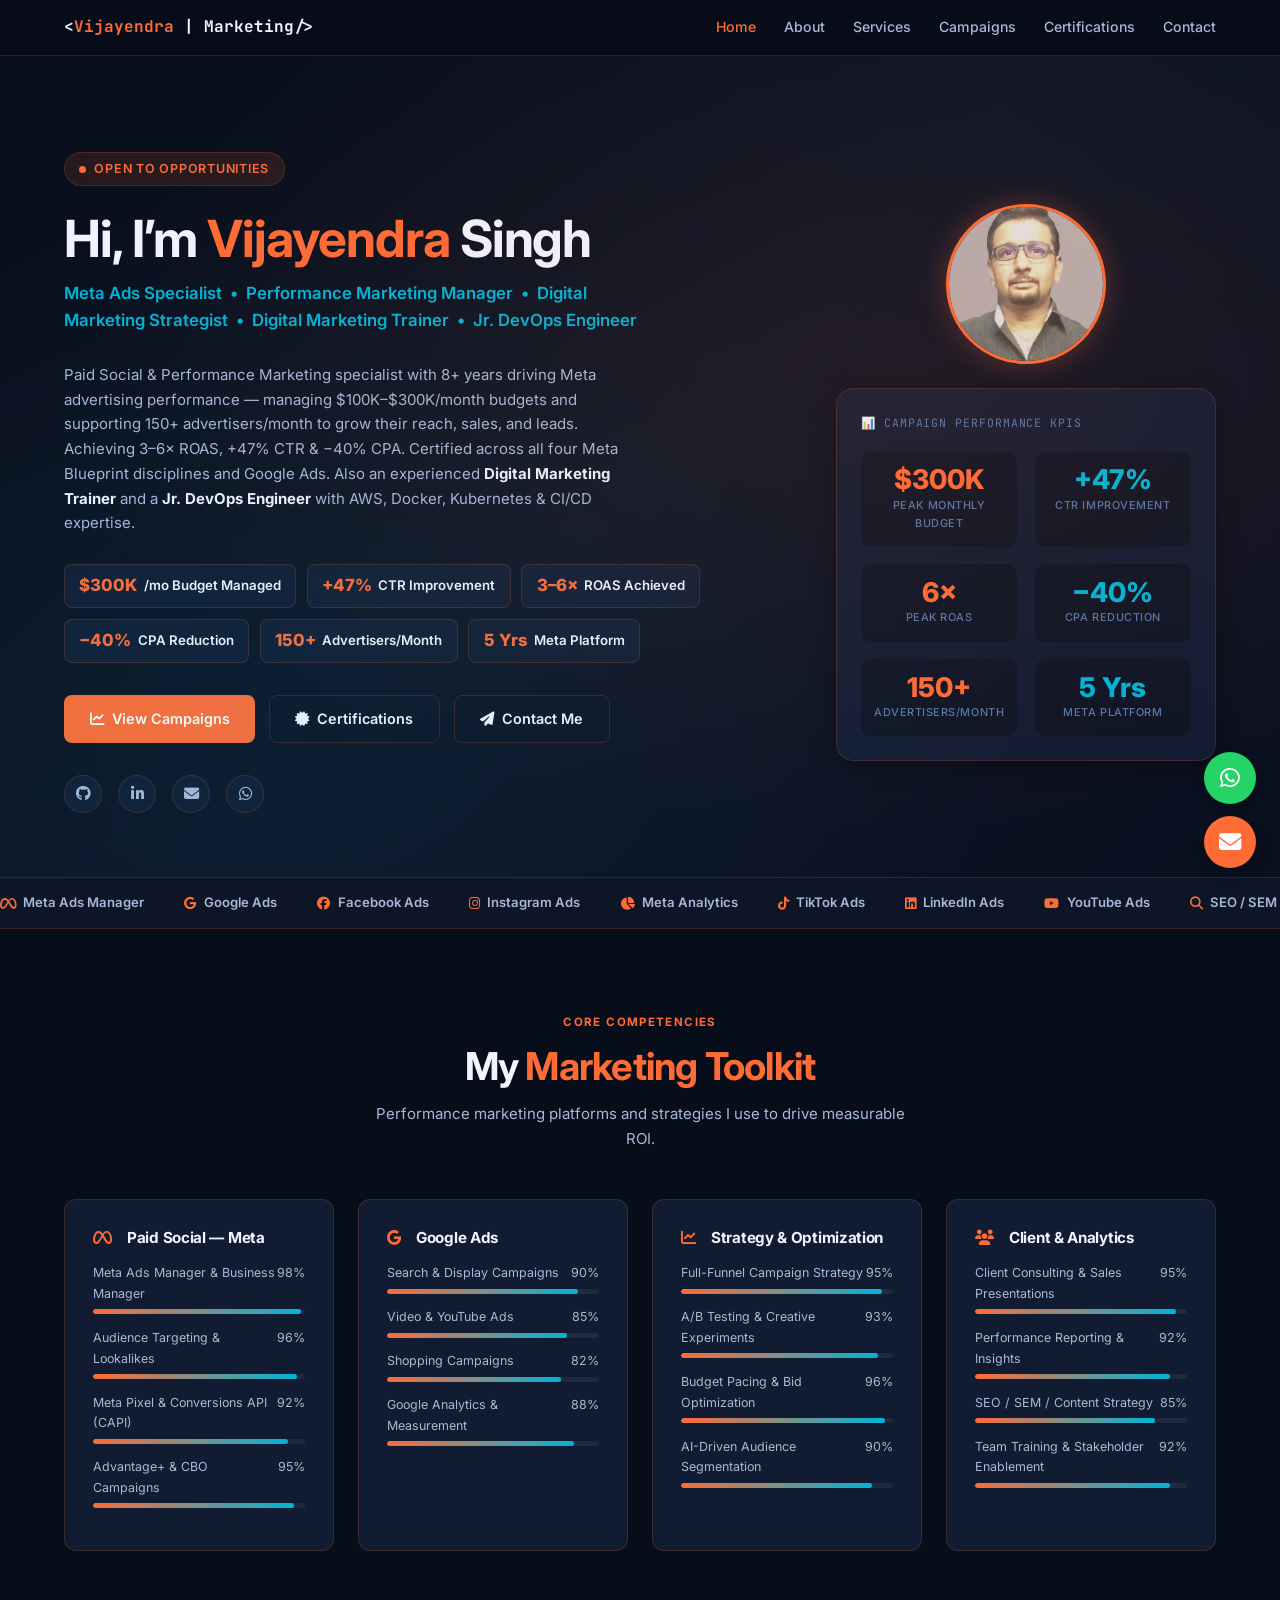
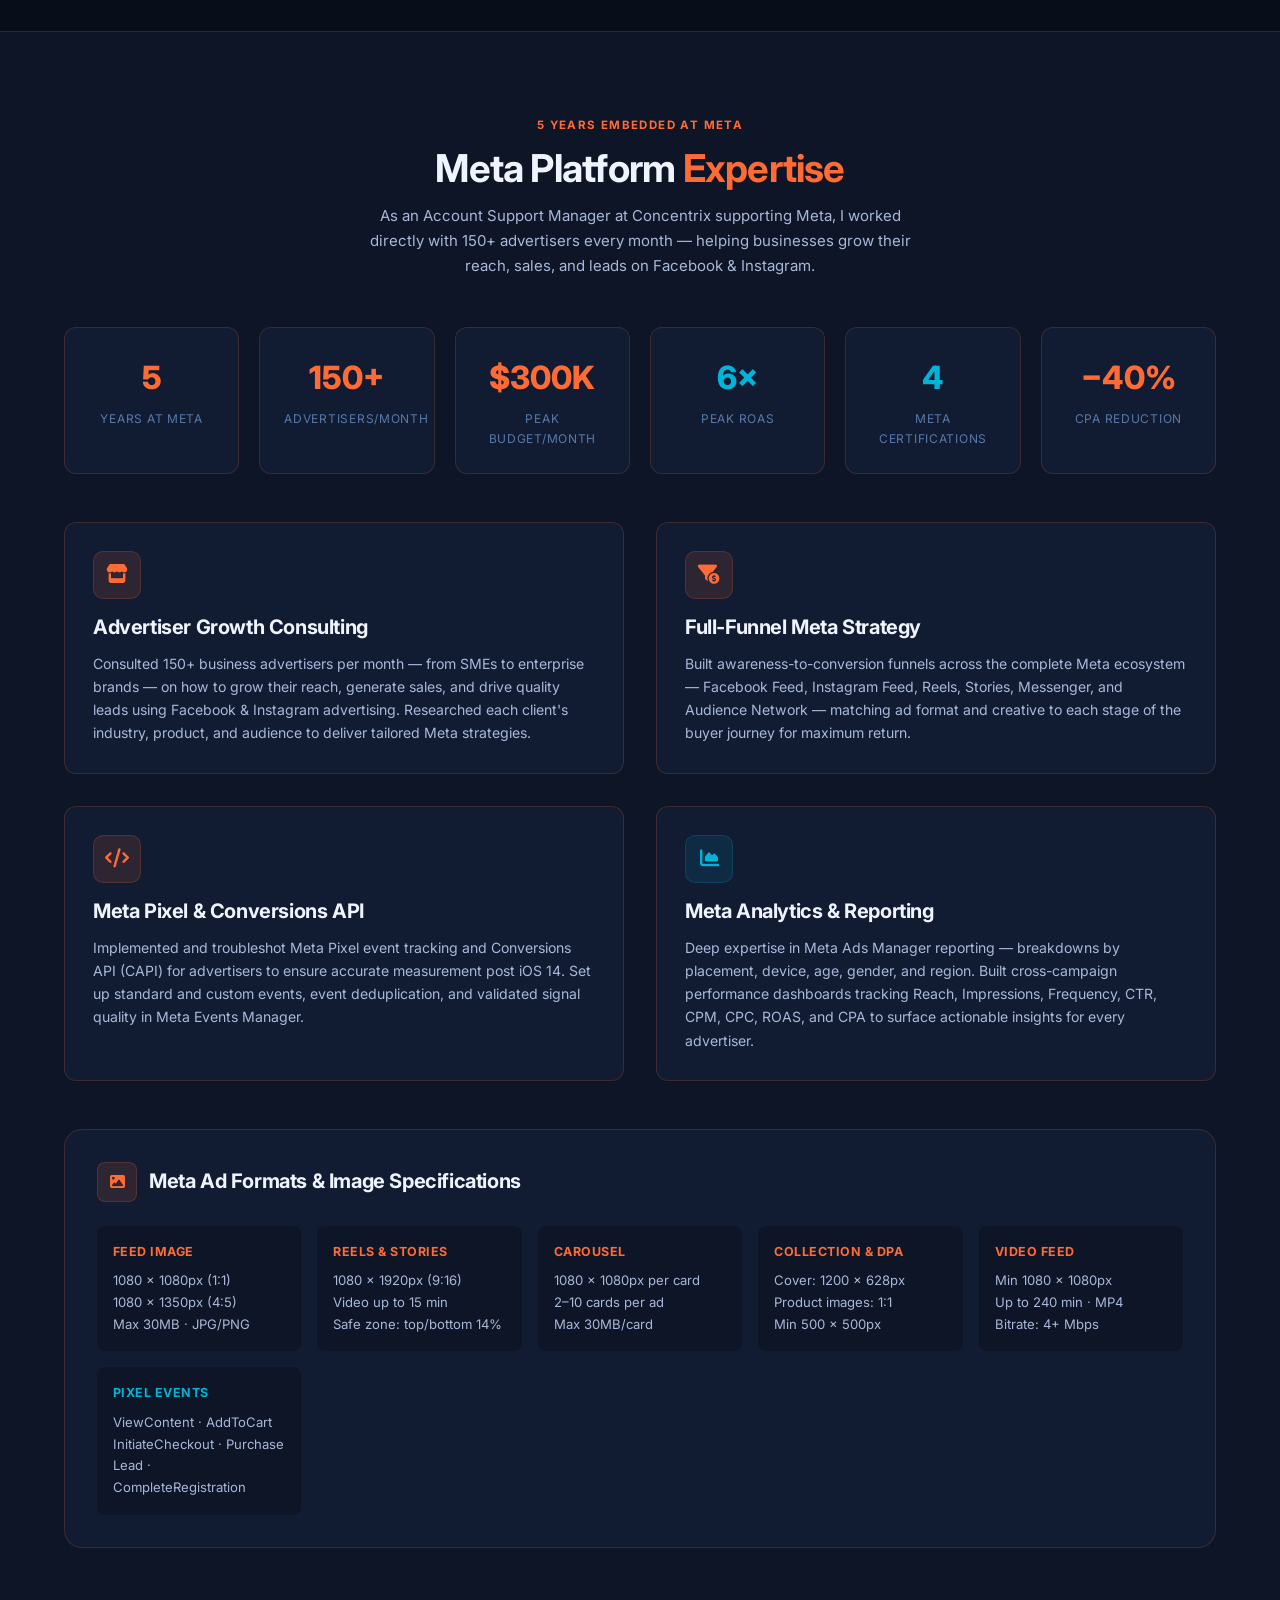
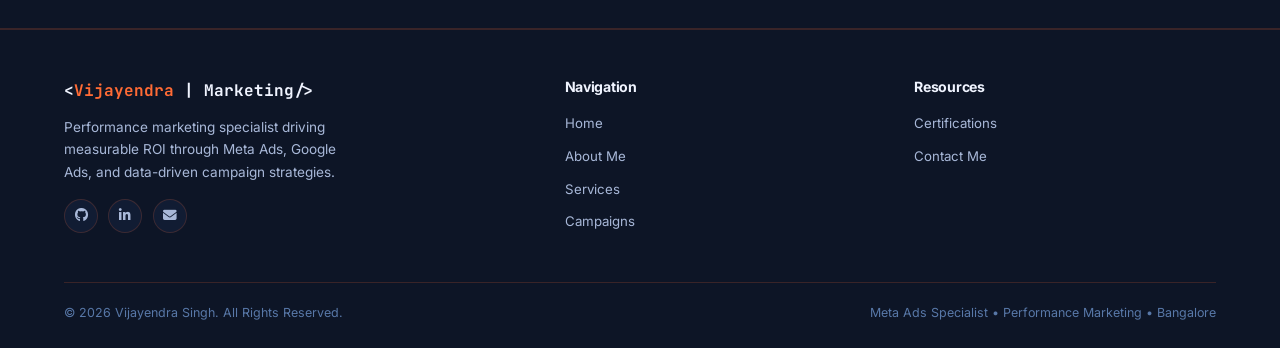
<file: index.html>
<!DOCTYPE html>
<html lang="en">
<head>
  <meta charset="UTF-8">
  <meta name="viewport" content="width=device-width, initial-scale=1.0">
  <title>Vijayendra Singh | Meta Ads Specialist & Digital Marketing Strategist</title>
  <meta name="description" content="Performance Marketing Manager & Meta Ads Specialist. 5 years at Meta, 150+ advertisers/month. 3–6× ROAS, +47% CTR, −40% CPA.">
  <meta property="og:title" content="Vijayendra Singh | Meta Ads Specialist & Digital Marketing Strategist">
  <meta property="og:description" content="5 years embedded at Meta, supporting 150+ advertisers/month. $300K/mo budgets. 3–6× ROAS, +47% CTR, −40% CPA.">
  <meta property="og:image" content="assets/images/profile.jpg">
  <meta property="og:type" content="website">
  <meta name="twitter:card" content="summary_large_image">
  <meta name="twitter:title" content="Vijayendra Singh | Meta Ads Specialist">
  <meta name="twitter:description" content="5 years embedded at Meta, supporting 150+ advertisers/month across Facebook & Instagram.">
  <link rel="stylesheet" href="assets/css/style.css">
  <link rel="stylesheet" href="https://cdnjs.cloudflare.com/ajax/libs/font-awesome/6.5.0/css/all.min.css">
  <link rel="preconnect" href="https://fonts.googleapis.com">
  <link href="https://fonts.googleapis.com/css2?family=Inter:wght@400;500;600;700;800&family=JetBrains+Mono:wght@400;600;700&display=swap" rel="stylesheet">
</head>
<body>
<nav class="navbar">
  <div class="container">
    <a href="index.html" class="nav-logo">&lt;<span>Vijayendra</span> | Marketing/&gt;</a>
    <ul class="nav-links" id="navLinks">
      <li><a href="index.html">Home</a></li>
      <li><a href="about.html">About</a></li>
      <li><a href="services.html">Services</a></li>
      <li><a href="campaigns.html">Campaigns</a></li>
      <li><a href="certifications.html">Certifications</a></li>
      <li><a href="contact.html">Contact</a></li>
    </ul>
    <span class="nav-toggle" onclick="document.getElementById('navLinks').classList.toggle('open')">&#9776;</span>
  </div>
</nav>

<section class="hero">
  <div class="container">
    <div class="hero-grid">
      <div class="hero-content">
        <div class="hero-label">
          <span class="hero-label-dot"></span>
          <span>Open to Opportunities</span>
        </div>
        <h1>Hi, I&rsquo;m <span>Vijayendra</span> Singh</h1>
        <p class="hero-subtitle">Meta Ads Specialist &nbsp;&bull;&nbsp; Performance Marketing Manager &nbsp;&bull;&nbsp; Digital Marketing Strategist &nbsp;&bull;&nbsp; Digital Marketing Trainer &nbsp;&bull;&nbsp; Jr. DevOps Engineer</p>
        <p>Paid Social &amp; Performance Marketing specialist with 8+ years driving Meta advertising performance — managing $100K–$300K/month budgets and supporting 150+ advertisers/month to grow their reach, sales, and leads. Achieving 3–6&times; ROAS, +47% CTR &amp; −40% CPA. Certified across all four Meta Blueprint disciplines and Google Ads. Also an experienced <strong style="color:var(--text-primary)">Digital Marketing Trainer</strong> and a <strong style="color:var(--text-primary)">Jr. DevOps Engineer</strong> with AWS, Docker, Kubernetes &amp; CI/CD expertise.</p>
        <div class="hero-metrics">
          <div class="metric-chip"><span class="mval">$300K</span><span>/mo Budget Managed</span></div>
          <div class="metric-chip"><span class="mval">+47%</span><span>CTR Improvement</span></div>
          <div class="metric-chip"><span class="mval">3–6×</span><span>ROAS Achieved</span></div>
          <div class="metric-chip"><span class="mval">−40%</span><span>CPA Reduction</span></div>
          <div class="metric-chip"><span class="mval">150+</span><span>Advertisers/Month</span></div>
          <div class="metric-chip"><span class="mval">5 Yrs</span><span>Meta Platform</span></div>
        </div>
        <div class="hero-cta">
          <a href="campaigns.html" class="btn btn-primary"><i class="fas fa-chart-line"></i> View Campaigns</a>
          <a href="certifications.html" class="btn btn-outline"><i class="fas fa-certificate"></i> Certifications</a>
          <a href="contact.html" class="btn btn-outline"><i class="fas fa-paper-plane"></i> Contact Me</a>
        </div>
        <div class="hero-social">
          <a href="https://github.com/vizz-bob" target="_blank" title="GitHub"><i class="fab fa-github"></i></a>
          <a href="https://www.linkedin.com/in/vijayendra-s/" target="_blank" title="LinkedIn"><i class="fab fa-linkedin-in"></i></a>
          <a href="mailto:vizz.bob@gmail.com" title="Email"><i class="fas fa-envelope"></i></a>
          <a href="https://wa.me/919036336111" target="_blank" title="WhatsApp"><i class="fab fa-whatsapp"></i></a>
        </div>
      </div>
      <div class="hero-visual">
        <div style="width:160px;height:160px;border-radius:50%;border:3px solid var(--accent-orange);box-shadow:0 0 30px rgba(255,107,53,0.3);overflow:hidden;flex-shrink:0">
          <img src="assets/images/profile.jpg" alt="Vijayendra Singh" style="width:100%;height:100%;object-fit:cover"
               onerror="this.parentElement.style.background='rgba(255,107,53,0.1)';this.parentElement.innerHTML='<i class=\'fas fa-user-tie\' style=\'font-size:4rem;color:var(--accent-orange);display:flex;align-items:center;justify-content:center;height:100%\'></i>'">
        </div>
        <div class="kpi-card">
          <div class="kpi-card-title">📊 Campaign Performance KPIs</div>
          <div class="kpi-grid">
            <div class="kpi-item"><div class="kpi-val">$300K</div><div class="kpi-label">Peak Monthly Budget</div></div>
            <div class="kpi-item"><div class="kpi-val" style="color:var(--accent-blue)">+47%</div><div class="kpi-label">CTR Improvement</div></div>
            <div class="kpi-item"><div class="kpi-val">6×</div><div class="kpi-label">Peak ROAS</div></div>
            <div class="kpi-item"><div class="kpi-val" style="color:var(--accent-blue)">−40%</div><div class="kpi-label">CPA Reduction</div></div>
            <div class="kpi-item"><div class="kpi-val">150+</div><div class="kpi-label">Advertisers/Month</div></div>
            <div class="kpi-item"><div class="kpi-val" style="color:var(--accent-blue)">5 Yrs</div><div class="kpi-label">Meta Platform</div></div>
          </div>
        </div>
      </div>
    </div>
  </div>
</section>

<div class="platform-strip">
  <div class="platform-strip-inner">
    <span class="platform-item"><i class="fab fa-meta"></i> Meta Ads Manager</span>
    <span class="platform-item"><i class="fab fa-google"></i> Google Ads</span>
    <span class="platform-item"><i class="fab fa-facebook"></i> Facebook Ads</span>
    <span class="platform-item"><i class="fab fa-instagram"></i> Instagram Ads</span>
    <span class="platform-item"><i class="fas fa-chart-pie"></i> Meta Analytics</span>
    <span class="platform-item"><i class="fab fa-tiktok"></i> TikTok Ads</span>
    <span class="platform-item"><i class="fab fa-linkedin"></i> LinkedIn Ads</span>
    <span class="platform-item"><i class="fab fa-youtube"></i> YouTube Ads</span>
    <span class="platform-item"><i class="fas fa-search"></i> SEO / SEM</span>
    <span class="platform-item"><i class="fas fa-code"></i> Meta Pixel &amp; CAPI</span>
    <span class="platform-item"><i class="fab fa-wordpress"></i> WordPress</span>
    <span class="platform-item"><i class="fas fa-flask"></i> A/B Testing</span>
    <span class="platform-item"><i class="fab fa-meta"></i> Meta Ads Manager</span>
    <span class="platform-item"><i class="fab fa-google"></i> Google Ads</span>
    <span class="platform-item"><i class="fab fa-facebook"></i> Facebook Ads</span>
    <span class="platform-item"><i class="fab fa-instagram"></i> Instagram Ads</span>
    <span class="platform-item"><i class="fas fa-chart-pie"></i> Meta Analytics</span>
    <span class="platform-item"><i class="fab fa-tiktok"></i> TikTok Ads</span>
    <span class="platform-item"><i class="fab fa-linkedin"></i> LinkedIn Ads</span>
    <span class="platform-item"><i class="fab fa-youtube"></i> YouTube Ads</span>
    <span class="platform-item"><i class="fas fa-search"></i> SEO / SEM</span>
    <span class="platform-item"><i class="fas fa-code"></i> Meta Pixel &amp; CAPI</span>
    <span class="platform-item"><i class="fab fa-wordpress"></i> WordPress</span>
    <span class="platform-item"><i class="fas fa-flask"></i> A/B Testing</span>
  </div>
</div>

<section class="section">
  <div class="container">
    <div class="section-header text-center">
      <div class="section-label">Core Competencies</div>
      <h2 class="section-title">My <span>Marketing Toolkit</span></h2>
      <p class="section-subtitle">Performance marketing platforms and strategies I use to drive measurable ROI.</p>
    </div>
    <div class="skills-grid">
      <div class="card skill-category">
        <h4><i class="fab fa-meta"></i> &nbsp; Paid Social — Meta</h4>
        <div class="skill-bar-wrap"><div class="skill-bar-header"><span>Meta Ads Manager &amp; Business Manager</span><span>98%</span></div><div class="skill-bar"><div class="skill-fill" style="width:98%"></div></div></div>
        <div class="skill-bar-wrap"><div class="skill-bar-header"><span>Audience Targeting &amp; Lookalikes</span><span>96%</span></div><div class="skill-bar"><div class="skill-fill" style="width:96%"></div></div></div>
        <div class="skill-bar-wrap"><div class="skill-bar-header"><span>Meta Pixel &amp; Conversions API (CAPI)</span><span>92%</span></div><div class="skill-bar"><div class="skill-fill" style="width:92%"></div></div></div>
        <div class="skill-bar-wrap"><div class="skill-bar-header"><span>Advantage+ &amp; CBO Campaigns</span><span>95%</span></div><div class="skill-bar"><div class="skill-fill" style="width:95%"></div></div></div>
      </div>
      <div class="card skill-category">
        <h4><i class="fab fa-google"></i> &nbsp; Google Ads</h4>
        <div class="skill-bar-wrap"><div class="skill-bar-header"><span>Search &amp; Display Campaigns</span><span>90%</span></div><div class="skill-bar"><div class="skill-fill" style="width:90%"></div></div></div>
        <div class="skill-bar-wrap"><div class="skill-bar-header"><span>Video &amp; YouTube Ads</span><span>85%</span></div><div class="skill-bar"><div class="skill-fill" style="width:85%"></div></div></div>
        <div class="skill-bar-wrap"><div class="skill-bar-header"><span>Shopping Campaigns</span><span>82%</span></div><div class="skill-bar"><div class="skill-fill" style="width:82%"></div></div></div>
        <div class="skill-bar-wrap"><div class="skill-bar-header"><span>Google Analytics &amp; Measurement</span><span>88%</span></div><div class="skill-bar"><div class="skill-fill" style="width:88%"></div></div></div>
      </div>
      <div class="card skill-category">
        <h4><i class="fas fa-chart-line"></i> &nbsp; Strategy &amp; Optimization</h4>
        <div class="skill-bar-wrap"><div class="skill-bar-header"><span>Full-Funnel Campaign Strategy</span><span>95%</span></div><div class="skill-bar"><div class="skill-fill" style="width:95%"></div></div></div>
        <div class="skill-bar-wrap"><div class="skill-bar-header"><span>A/B Testing &amp; Creative Experiments</span><span>93%</span></div><div class="skill-bar"><div class="skill-fill" style="width:93%"></div></div></div>
        <div class="skill-bar-wrap"><div class="skill-bar-header"><span>Budget Pacing &amp; Bid Optimization</span><span>96%</span></div><div class="skill-bar"><div class="skill-fill" style="width:96%"></div></div></div>
        <div class="skill-bar-wrap"><div class="skill-bar-header"><span>AI-Driven Audience Segmentation</span><span>90%</span></div><div class="skill-bar"><div class="skill-fill" style="width:90%"></div></div></div>
      </div>
      <div class="card skill-category">
        <h4><i class="fas fa-users"></i> &nbsp; Client &amp; Analytics</h4>
        <div class="skill-bar-wrap"><div class="skill-bar-header"><span>Client Consulting &amp; Sales Presentations</span><span>95%</span></div><div class="skill-bar"><div class="skill-fill" style="width:95%"></div></div></div>
        <div class="skill-bar-wrap"><div class="skill-bar-header"><span>Performance Reporting &amp; Insights</span><span>92%</span></div><div class="skill-bar"><div class="skill-fill" style="width:92%"></div></div></div>
        <div class="skill-bar-wrap"><div class="skill-bar-header"><span>SEO / SEM / Content Strategy</span><span>85%</span></div><div class="skill-bar"><div class="skill-fill" style="width:85%"></div></div></div>
        <div class="skill-bar-wrap"><div class="skill-bar-header"><span>Team Training &amp; Stakeholder Enablement</span><span>92%</span></div><div class="skill-bar"><div class="skill-fill" style="width:92%"></div></div></div>
      </div>
    </div>
  </div>
</section>

<!-- META PLATFORM EXPERTISE SECTION -->
<section class="section" style="background:var(--bg-secondary);border-top:1px solid var(--border);border-bottom:1px solid var(--border)">
  <div class="container">
    <div class="section-header text-center">
      <div class="section-label">5 Years Embedded at Meta</div>
      <h2 class="section-title">Meta Platform <span>Expertise</span></h2>
      <p class="section-subtitle">As an Account Support Manager at Concentrix supporting Meta, I worked directly with 150+ advertisers every month — helping businesses grow their reach, sales, and leads on Facebook &amp; Instagram.</p>
    </div>

    <!-- Stats row -->
    <div style="display:grid;grid-template-columns:repeat(auto-fit,minmax(160px,1fr));gap:1.25rem;margin-bottom:3rem">
      <div style="background:var(--bg-card);border:1px solid var(--border);border-radius:var(--radius);padding:1.5rem;text-align:center">
        <div style="font-size:2rem;font-weight:800;color:var(--accent-orange)">5</div>
        <div style="font-size:.75rem;color:var(--text-muted);text-transform:uppercase;letter-spacing:.06em;margin-top:.3rem">Years at Meta</div>
      </div>
      <div style="background:var(--bg-card);border:1px solid var(--border);border-radius:var(--radius);padding:1.5rem;text-align:center">
        <div style="font-size:2rem;font-weight:800;color:var(--accent-orange)">150+</div>
        <div style="font-size:.75rem;color:var(--text-muted);text-transform:uppercase;letter-spacing:.06em;margin-top:.3rem">Advertisers/Month</div>
      </div>
      <div style="background:var(--bg-card);border:1px solid var(--border);border-radius:var(--radius);padding:1.5rem;text-align:center">
        <div style="font-size:2rem;font-weight:800;color:var(--accent-orange)">$300K</div>
        <div style="font-size:.75rem;color:var(--text-muted);text-transform:uppercase;letter-spacing:.06em;margin-top:.3rem">Peak Budget/Month</div>
      </div>
      <div style="background:var(--bg-card);border:1px solid var(--border);border-radius:var(--radius);padding:1.5rem;text-align:center">
        <div style="font-size:2rem;font-weight:800;color:var(--accent-blue)">6×</div>
        <div style="font-size:.75rem;color:var(--text-muted);text-transform:uppercase;letter-spacing:.06em;margin-top:.3rem">Peak ROAS</div>
      </div>
      <div style="background:var(--bg-card);border:1px solid var(--border);border-radius:var(--radius);padding:1.5rem;text-align:center">
        <div style="font-size:2rem;font-weight:800;color:var(--accent-blue)">4</div>
        <div style="font-size:.75rem;color:var(--text-muted);text-transform:uppercase;letter-spacing:.06em;margin-top:.3rem">Meta Certifications</div>
      </div>
      <div style="background:var(--bg-card);border:1px solid var(--border);border-radius:var(--radius);padding:1.5rem;text-align:center">
        <div style="font-size:2rem;font-weight:800;color:var(--accent-orange)">−40%</div>
        <div style="font-size:.75rem;color:var(--text-muted);text-transform:uppercase;letter-spacing:.06em;margin-top:.3rem">CPA Reduction</div>
      </div>
    </div>

    <!-- What I did for advertisers -->
    <div style="display:grid;grid-template-columns:1fr 1fr;gap:2rem;margin-bottom:3rem">
      <div class="card">
        <div class="card-icon"><i class="fas fa-store"></i></div>
        <h3 style="margin-bottom:.75rem">Advertiser Growth Consulting</h3>
        <p style="font-size:.88rem">Consulted 150+ business advertisers per month — from SMEs to enterprise brands — on how to grow their reach, generate sales, and drive quality leads using Facebook &amp; Instagram advertising. Researched each client's industry, product, and audience to deliver tailored Meta strategies.</p>
      </div>
      <div class="card">
        <div class="card-icon"><i class="fas fa-funnel-dollar"></i></div>
        <h3 style="margin-bottom:.75rem">Full-Funnel Meta Strategy</h3>
        <p style="font-size:.88rem">Built awareness-to-conversion funnels across the complete Meta ecosystem — Facebook Feed, Instagram Feed, Reels, Stories, Messenger, and Audience Network — matching ad format and creative to each stage of the buyer journey for maximum return.</p>
      </div>
      <div class="card">
        <div class="card-icon"><i class="fas fa-code"></i></div>
        <h3 style="margin-bottom:.75rem">Meta Pixel &amp; Conversions API</h3>
        <p style="font-size:.88rem">Implemented and troubleshot Meta Pixel event tracking and Conversions API (CAPI) for advertisers to ensure accurate measurement post iOS 14. Set up standard and custom events, event deduplication, and validated signal quality in Meta Events Manager.</p>
      </div>
      <div class="card">
        <div class="card-icon blue"><i class="fas fa-chart-area"></i></div>
        <h3 style="margin-bottom:.75rem">Meta Analytics &amp; Reporting</h3>
        <p style="font-size:.88rem">Deep expertise in Meta Ads Manager reporting — breakdowns by placement, device, age, gender, and region. Built cross-campaign performance dashboards tracking Reach, Impressions, Frequency, CTR, CPM, CPC, ROAS, and CPA to surface actionable insights for every advertiser.</p>
      </div>
    </div>

    <!-- Meta ad specs / image sizes -->
    <div style="background:var(--bg-card);border:1px solid var(--border);border-radius:var(--radius-lg);padding:2rem">
      <div style="display:flex;align-items:center;gap:.75rem;margin-bottom:1.5rem">
        <div style="width:40px;height:40px;border-radius:8px;background:var(--accent-orange-dim);border:1px solid var(--border);display:flex;align-items:center;justify-content:center;color:var(--accent-orange);flex-shrink:0"><i class="fas fa-image"></i></div>
        <h3>Meta Ad Formats &amp; Image Specifications</h3>
      </div>
      <div style="display:grid;grid-template-columns:repeat(auto-fit,minmax(200px,1fr));gap:1rem">
        <div style="background:var(--bg-secondary);border-radius:8px;padding:1rem">
          <div style="font-size:.78rem;font-weight:700;color:var(--accent-orange);margin-bottom:.5rem;text-transform:uppercase;letter-spacing:.04em">Feed Image</div>
          <div style="font-size:.82rem;color:var(--text-secondary)">1080 × 1080px (1:1)<br>1080 × 1350px (4:5)<br>Max 30MB · JPG/PNG</div>
        </div>
        <div style="background:var(--bg-secondary);border-radius:8px;padding:1rem">
          <div style="font-size:.78rem;font-weight:700;color:var(--accent-orange);margin-bottom:.5rem;text-transform:uppercase;letter-spacing:.04em">Reels &amp; Stories</div>
          <div style="font-size:.82rem;color:var(--text-secondary)">1080 × 1920px (9:16)<br>Video up to 15 min<br>Safe zone: top/bottom 14%</div>
        </div>
        <div style="background:var(--bg-secondary);border-radius:8px;padding:1rem">
          <div style="font-size:.78rem;font-weight:700;color:var(--accent-orange);margin-bottom:.5rem;text-transform:uppercase;letter-spacing:.04em">Carousel</div>
          <div style="font-size:.82rem;color:var(--text-secondary)">1080 × 1080px per card<br>2–10 cards per ad<br>Max 30MB/card</div>
        </div>
        <div style="background:var(--bg-secondary);border-radius:8px;padding:1rem">
          <div style="font-size:.78rem;font-weight:700;color:var(--accent-orange);margin-bottom:.5rem;text-transform:uppercase;letter-spacing:.04em">Collection &amp; DPA</div>
          <div style="font-size:.82rem;color:var(--text-secondary)">Cover: 1200 × 628px<br>Product images: 1:1<br>Min 500 × 500px</div>
        </div>
        <div style="background:var(--bg-secondary);border-radius:8px;padding:1rem">
          <div style="font-size:.78rem;font-weight:700;color:var(--accent-orange);margin-bottom:.5rem;text-transform:uppercase;letter-spacing:.04em">Video Feed</div>
          <div style="font-size:.82rem;color:var(--text-secondary)">Min 1080 × 1080px<br>Up to 240 min · MP4<br>Bitrate: 4+ Mbps</div>
        </div>
        <div style="background:var(--bg-secondary);border-radius:8px;padding:1rem">
          <div style="font-size:.78rem;font-weight:700;color:var(--accent-blue);margin-bottom:.5rem;text-transform:uppercase;letter-spacing:.04em">Pixel Events</div>
          <div style="font-size:.82rem;color:var(--text-secondary)">ViewContent · AddToCart<br>InitiateCheckout · Purchase<br>Lead · CompleteRegistration</div>
        </div>
      </div>
    </div>
  </div>
</section>

<footer>
  <div class="container">
    <div class="footer-top">
      <div class="footer-brand">
        <div class="nav-logo">&lt;<span>Vijayendra</span> | Marketing/&gt;</div>
        <p>Performance marketing specialist driving measurable ROI through Meta Ads, Google Ads, and data-driven campaign strategies.</p>
        <div class="footer-social">
          <a href="https://github.com/vizz-bob" target="_blank"><i class="fab fa-github"></i></a>
          <a href="https://www.linkedin.com/in/vijayendra-s/" target="_blank"><i class="fab fa-linkedin-in"></i></a>
          <a href="mailto:vizz.bob@gmail.com"><i class="fas fa-envelope"></i></a>
        </div>
      </div>
      <div class="footer-col"><h4>Navigation</h4><ul>
        <li><a href="index.html">Home</a></li><li><a href="about.html">About Me</a></li>
        <li><a href="services.html">Services</a></li><li><a href="campaigns.html">Campaigns</a></li>
      </ul></div>
      <div class="footer-col"><h4>Resources</h4><ul>
        <li><a href="certifications.html">Certifications</a></li><li><a href="contact.html">Contact Me</a></li>
      </ul></div>
    </div>
    <div class="footer-bottom">
      <span>&copy; 2026 Vijayendra Singh. All Rights Reserved.</span>
      <span>Meta Ads Specialist &bull; Performance Marketing &bull; Bangalore</span>
    </div>
  </div>
</footer>
<script>const links=document.querySelectorAll('.nav-links a');links.forEach(l=>{if(l.href===location.href)l.classList.add('active');});</script>
<div class="float-chat-wrap">
  <a href="https://wa.me/919036336111?text=Hi%20Vijayendra%2C%20I%20found%20your%20portfolio%20and%20would%20like%20to%20connect!" target="_blank" class="float-btn whatsapp"><i class="fab fa-whatsapp"></i><span class="float-tooltip">Chat on WhatsApp</span></a>
  <a href="mailto:vizz.bob@gmail.com?subject=Marketing%20Portfolio%20Enquiry" class="float-btn email-btn"><i class="fas fa-envelope"></i><span class="float-tooltip">Send Email</span></a>
</div>
</body>
</html>
</file>
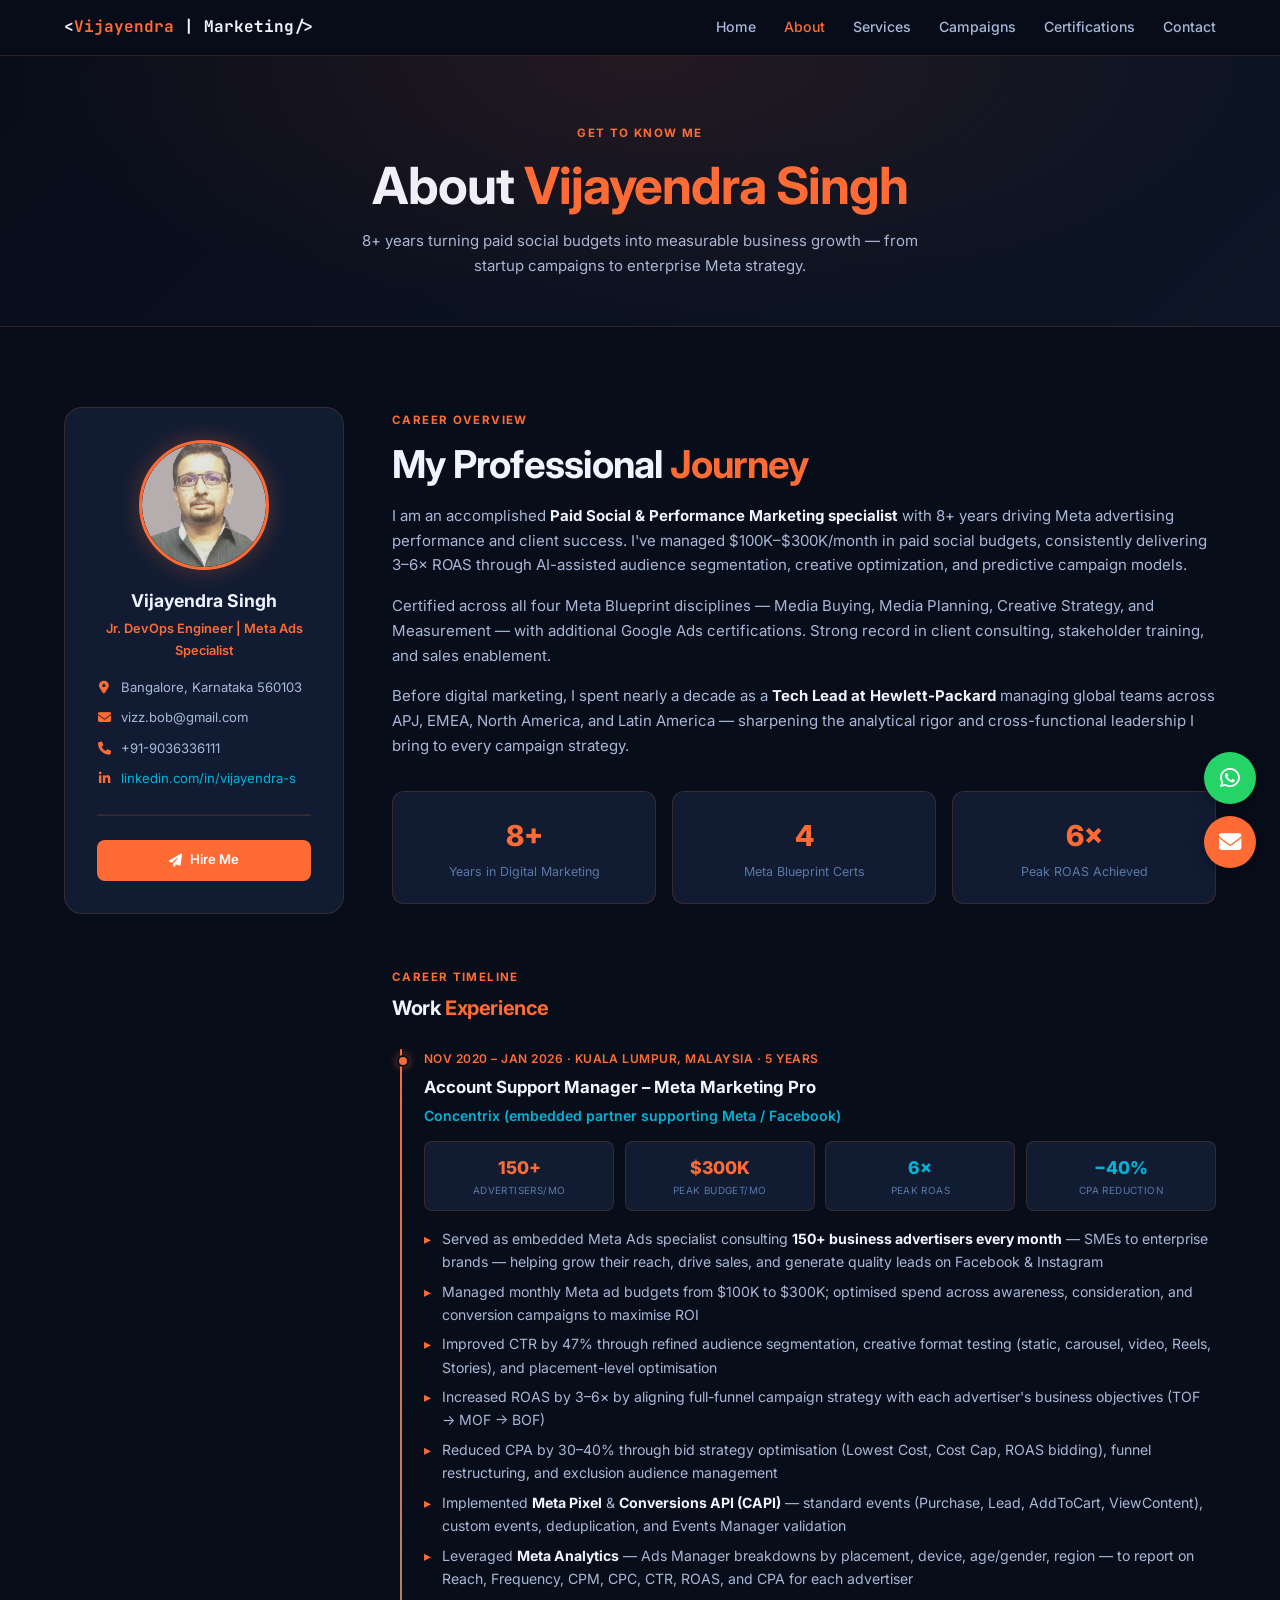
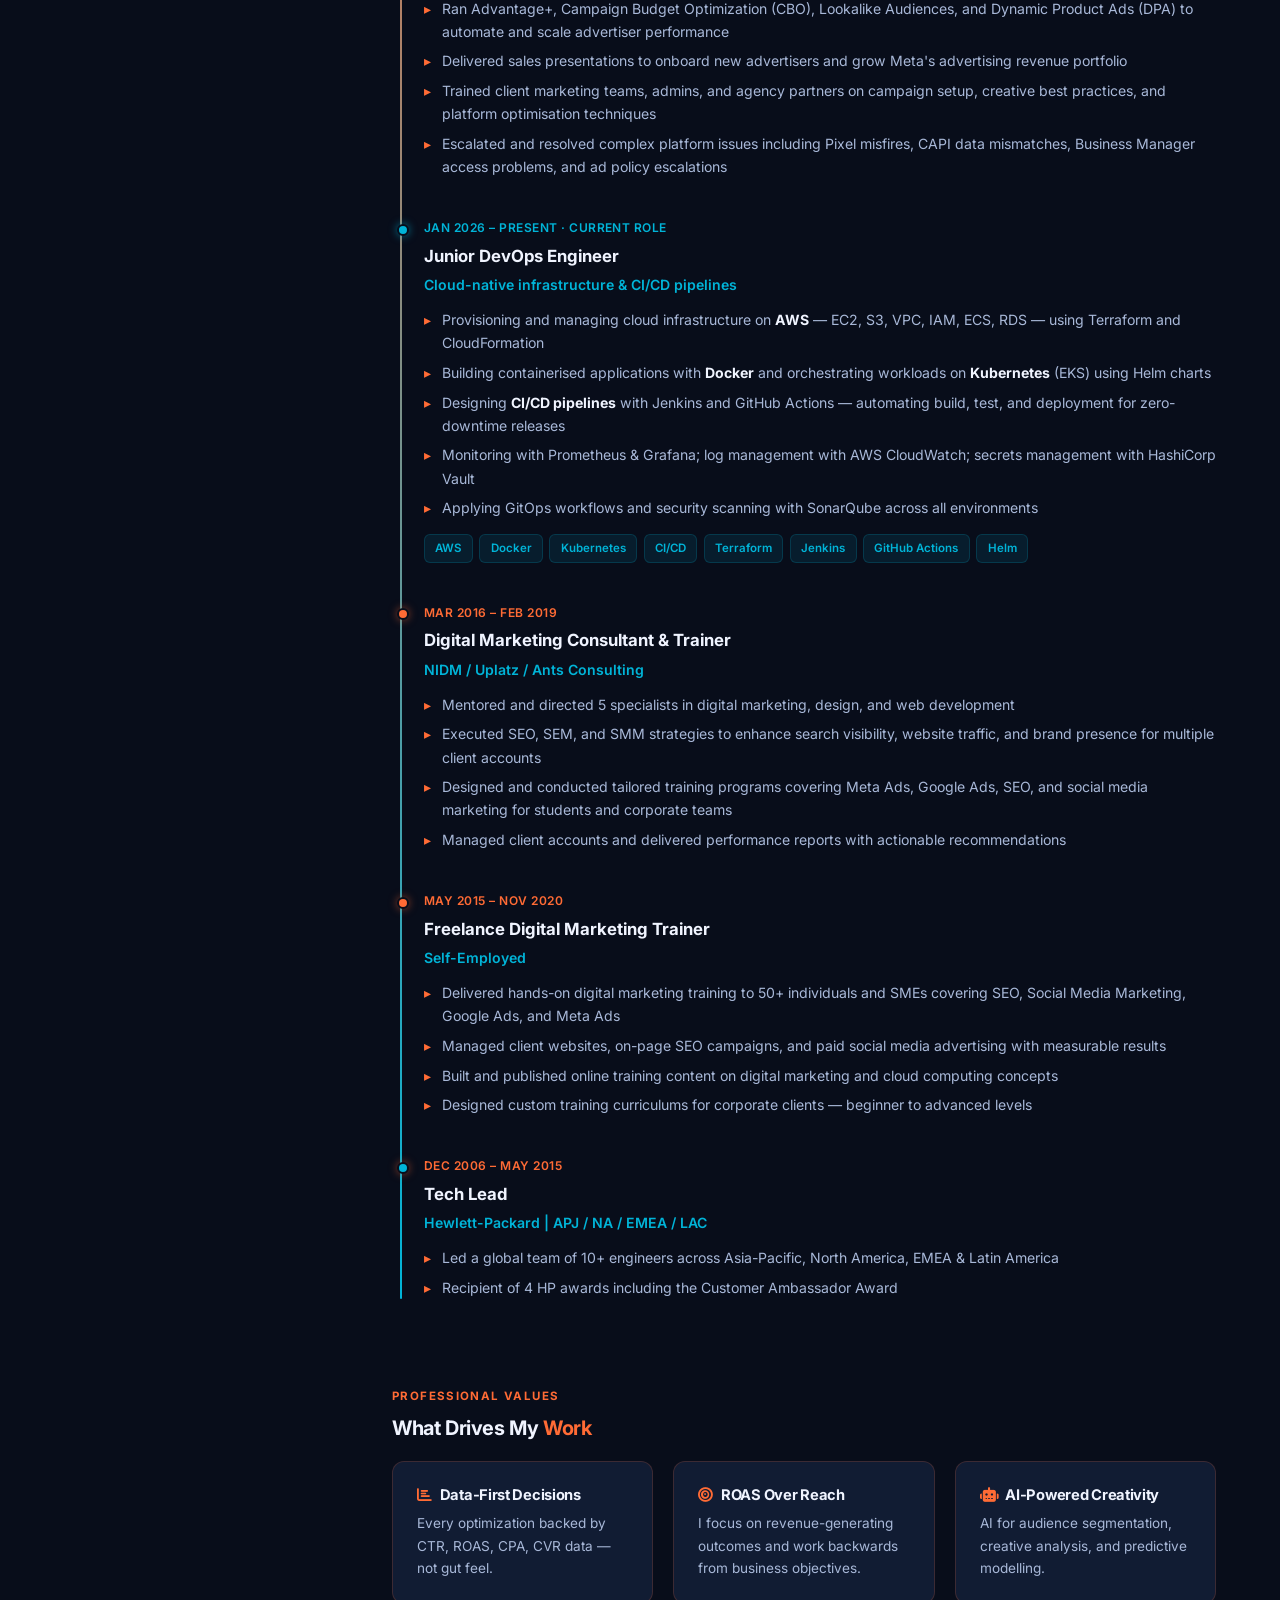
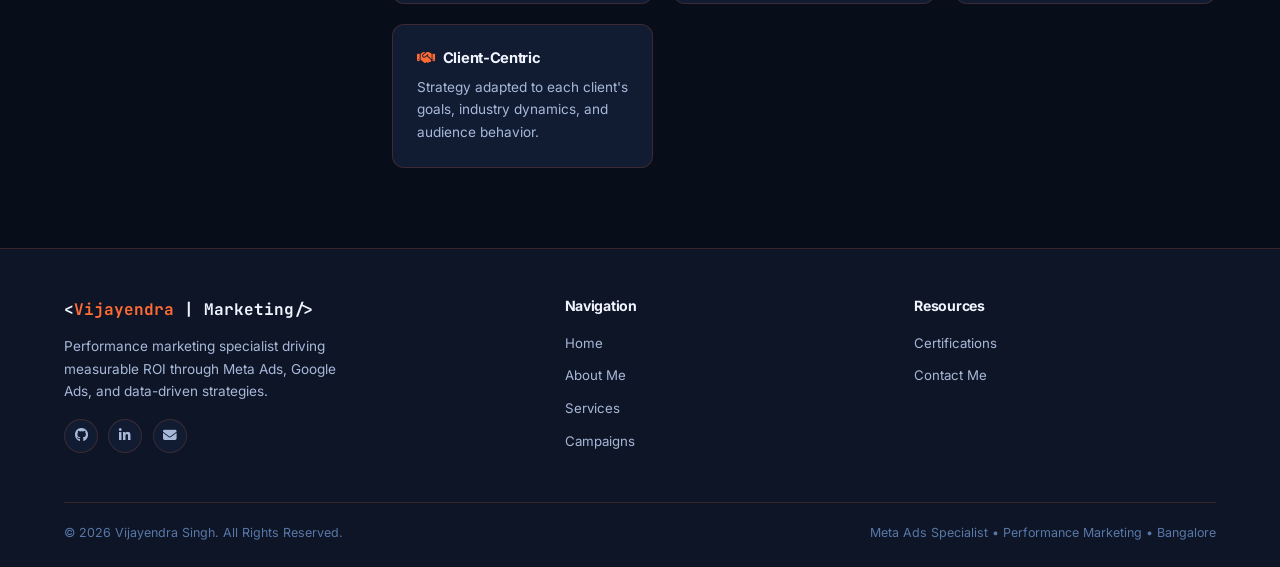
<file: about.html>
<!DOCTYPE html>
<html lang="en">
<head>
  <meta charset="UTF-8"><meta name="viewport" content="width=device-width, initial-scale=1.0">
  <title>About | Vijayendra Singh – Digital Marketing</title>
  <link rel="stylesheet" href="assets/css/style.css">
  <link rel="stylesheet" href="https://cdnjs.cloudflare.com/ajax/libs/font-awesome/6.5.0/css/all.min.css">
  <link href="https://fonts.googleapis.com/css2?family=Inter:wght@400;500;600;700;800&family=JetBrains+Mono:wght@400;600;700&display=swap" rel="stylesheet">
</head>
<body>
<nav class="navbar"><div class="container">
  <a href="index.html" class="nav-logo">&lt;<span>Vijayendra</span> | Marketing/&gt;</a>
  <ul class="nav-links" id="navLinks">
    <li><a href="index.html">Home</a></li><li><a href="about.html">About</a></li>
    <li><a href="services.html">Services</a></li><li><a href="campaigns.html">Campaigns</a></li>
    <li><a href="certifications.html">Certifications</a></li><li><a href="contact.html">Contact</a></li>
  </ul>
  <span class="nav-toggle" onclick="document.getElementById('navLinks').classList.toggle('open')">&#9776;</span>
</div></nav>

<div class="page-hero"><div class="container">
  <div class="section-label">Get to Know Me</div>
  <h1>About <span style="color:var(--accent-orange)">Vijayendra Singh</span></h1>
  <p style="margin-top:.75rem;color:var(--text-secondary);max-width:580px;margin-left:auto;margin-right:auto;">8+ years turning paid social budgets into measurable business growth — from startup campaigns to enterprise Meta strategy.</p>
</div></div>

<section class="section"><div class="container">
  <div class="about-grid">
    <div class="profile-box">
      <div class="profile-avatar">
        <img src="assets/images/profile.jpg" alt="Vijayendra Singh" style="width:100%;height:100%;object-fit:cover;border-radius:50%" onerror="this.style.display='none';this.nextElementSibling.style.display='flex'">
        <i class="fas fa-user-tie" style="display:none;width:100%;height:100%;align-items:center;justify-content:center;font-size:3rem"></i>
      </div>
      <div class="profile-name">Vijayendra Singh</div>
      <div class="profile-title">Jr. DevOps Engineer | Meta Ads Specialist</div>
      <div class="profile-detail"><i class="fas fa-map-marker-alt"></i> Bangalore, Karnataka 560103</div>
      <div class="profile-detail"><i class="fas fa-envelope"></i> vizz.bob@gmail.com</div>
      <div class="profile-detail"><i class="fas fa-phone"></i> +91-9036336111</div>
      <div class="profile-detail"><i class="fab fa-linkedin-in"></i> <a href="https://www.linkedin.com/in/vijayendra-s/" target="_blank">linkedin.com/in/vijayendra-s</a></div>
      <hr style="border-color:var(--border);margin:1.5rem 0">
      <a href="contact.html" class="btn btn-primary" style="font-size:.82rem;padding:.6rem 1.2rem;width:100%;justify-content:center"><i class="fas fa-paper-plane"></i> Hire Me</a>
    </div>
    <div>
      <div class="section-label">Career Overview</div>
      <h2 style="margin-bottom:1rem">My Professional <span style="color:var(--accent-orange)">Journey</span></h2>
      <p style="margin-bottom:1rem">I am an accomplished <strong>Paid Social &amp; Performance Marketing specialist</strong> with 8+ years driving Meta advertising performance and client success. I've managed $100K–$300K/month in paid social budgets, consistently delivering 3–6× ROAS through AI-assisted audience segmentation, creative optimization, and predictive campaign models.</p>
      <p style="margin-bottom:1rem">Certified across all four Meta Blueprint disciplines — Media Buying, Media Planning, Creative Strategy, and Measurement — with additional Google Ads certifications. Strong record in client consulting, stakeholder training, and sales enablement.</p>
      <p>Before digital marketing, I spent nearly a decade as a <strong>Tech Lead at Hewlett-Packard</strong> managing global teams across APJ, EMEA, North America, and Latin America — sharpening the analytical rigor and cross-functional leadership I bring to every campaign strategy.</p>

      <div style="display:grid;grid-template-columns:repeat(3,1fr);gap:1rem;margin:2rem 0">
        <div class="card" style="text-align:center;padding:1.25rem"><div style="font-size:1.8rem;font-weight:800;color:var(--accent-orange)">8+</div><div style="font-size:.78rem;color:var(--text-muted);margin-top:.2rem">Years in Digital Marketing</div></div>
        <div class="card" style="text-align:center;padding:1.25rem"><div style="font-size:1.8rem;font-weight:800;color:var(--accent-orange)">4</div><div style="font-size:.78rem;color:var(--text-muted);margin-top:.2rem">Meta Blueprint Certs</div></div>
        <div class="card" style="text-align:center;padding:1.25rem"><div style="font-size:1.8rem;font-weight:800;color:var(--accent-orange)">6×</div><div style="font-size:.78rem;color:var(--text-muted);margin-top:.2rem">Peak ROAS Achieved</div></div>
      </div>

      <div class="section-label" style="margin-top:2rem">Career Timeline</div>
      <h3 style="margin-bottom:1.75rem">Work <span style="color:var(--accent-orange)">Experience</span></h3>
      <div class="timeline">

        <!-- Paid Social / Meta — TOP -->
        <div class="timeline-item">
          <div class="timeline-dot" style="background:var(--accent-orange);box-shadow:0 0 8px rgba(255,107,53,0.6)"></div>
          <div class="timeline-period">Nov 2020 – Jan 2026 &middot; Kuala Lumpur, Malaysia &middot; 5 Years</div>
          <div class="timeline-role">Account Support Manager – Meta Marketing Pro</div>
          <div class="timeline-company">Concentrix (embedded partner supporting Meta / Facebook)</div>
          <div style="display:grid;grid-template-columns:repeat(4,1fr);gap:.65rem;margin:.85rem 0 1rem">
            <div style="background:var(--bg-card);border:1px solid var(--border);border-radius:8px;padding:.7rem;text-align:center">
              <div style="font-size:1.1rem;font-weight:800;color:var(--accent-orange)">150+</div>
              <div style="font-size:.62rem;color:var(--text-muted);text-transform:uppercase;letter-spacing:.04em">Advertisers/Mo</div>
            </div>
            <div style="background:var(--bg-card);border:1px solid var(--border);border-radius:8px;padding:.7rem;text-align:center">
              <div style="font-size:1.1rem;font-weight:800;color:var(--accent-orange)">$300K</div>
              <div style="font-size:.62rem;color:var(--text-muted);text-transform:uppercase;letter-spacing:.04em">Peak Budget/Mo</div>
            </div>
            <div style="background:var(--bg-card);border:1px solid var(--border);border-radius:8px;padding:.7rem;text-align:center">
              <div style="font-size:1.1rem;font-weight:800;color:var(--accent-blue)">6×</div>
              <div style="font-size:.62rem;color:var(--text-muted);text-transform:uppercase;letter-spacing:.04em">Peak ROAS</div>
            </div>
            <div style="background:var(--bg-card);border:1px solid var(--border);border-radius:8px;padding:.7rem;text-align:center">
              <div style="font-size:1.1rem;font-weight:800;color:var(--accent-blue)">−40%</div>
              <div style="font-size:.62rem;color:var(--text-muted);text-transform:uppercase;letter-spacing:.04em">CPA Reduction</div>
            </div>
          </div>
          <ul class="timeline-bullets">
            <li>Served as embedded Meta Ads specialist consulting <strong>150+ business advertisers every month</strong> — SMEs to enterprise brands — helping grow their reach, drive sales, and generate quality leads on Facebook &amp; Instagram</li>
            <li>Managed monthly Meta ad budgets from $100K to $300K; optimised spend across awareness, consideration, and conversion campaigns to maximise ROI</li>
            <li>Improved CTR by 47% through refined audience segmentation, creative format testing (static, carousel, video, Reels, Stories), and placement-level optimisation</li>
            <li>Increased ROAS by 3–6× by aligning full-funnel campaign strategy with each advertiser's business objectives (TOF → MOF → BOF)</li>
            <li>Reduced CPA by 30–40% through bid strategy optimisation (Lowest Cost, Cost Cap, ROAS bidding), funnel restructuring, and exclusion audience management</li>
            <li>Implemented <strong>Meta Pixel</strong> &amp; <strong>Conversions API (CAPI)</strong> — standard events (Purchase, Lead, AddToCart, ViewContent), custom events, deduplication, and Events Manager validation</li>
            <li>Leveraged <strong>Meta Analytics</strong> — Ads Manager breakdowns by placement, device, age/gender, region — to report on Reach, Frequency, CPM, CPC, CTR, ROAS, and CPA for each advertiser</li>
            <li>Ran Advantage+, Campaign Budget Optimization (CBO), Lookalike Audiences, and Dynamic Product Ads (DPA) to automate and scale advertiser performance</li>
            <li>Delivered sales presentations to onboard new advertisers and grow Meta's advertising revenue portfolio</li>
            <li>Trained client marketing teams, admins, and agency partners on campaign setup, creative best practices, and platform optimisation techniques</li>
            <li>Escalated and resolved complex platform issues including Pixel misfires, CAPI data mismatches, Business Manager access problems, and ad policy escalations</li>
          </ul>
        </div>
        <!-- DevOps — after Meta, before DM Trainer -->
        <div class="timeline-item">
          <div class="timeline-dot" style="background:var(--accent-blue);box-shadow:0 0 8px rgba(0,180,216,0.6)"></div>
          <div class="timeline-period" style="color:var(--accent-blue)">Jan 2026 – Present &middot; Current Role</div>
          <div class="timeline-role">Junior DevOps Engineer</div>
          <div class="timeline-company" style="color:var(--accent-blue)">Cloud-native infrastructure &amp; CI/CD pipelines</div>
          <ul class="timeline-bullets">
            <li>Provisioning and managing cloud infrastructure on <strong>AWS</strong> — EC2, S3, VPC, IAM, ECS, RDS — using Terraform and CloudFormation</li>
            <li>Building containerised applications with <strong>Docker</strong> and orchestrating workloads on <strong>Kubernetes</strong> (EKS) using Helm charts</li>
            <li>Designing <strong>CI/CD pipelines</strong> with Jenkins and GitHub Actions — automating build, test, and deployment for zero-downtime releases</li>
            <li>Monitoring with Prometheus &amp; Grafana; log management with AWS CloudWatch; secrets management with HashiCorp Vault</li>
            <li>Applying GitOps workflows and security scanning with SonarQube across all environments</li>
          </ul>
          <div style="display:flex;flex-wrap:wrap;gap:.4rem;margin-top:.9rem">
            <span class="tag blue">AWS</span><span class="tag blue">Docker</span><span class="tag blue">Kubernetes</span><span class="tag blue">CI/CD</span>
            <span class="tag blue">Terraform</span><span class="tag blue">Jenkins</span><span class="tag blue">GitHub Actions</span><span class="tag blue">Helm</span>
          </div>
        </div>

        <div class="timeline-item">
          <div class="timeline-dot"></div>
          <div class="timeline-period">Mar 2016 – Feb 2019</div>
          <div class="timeline-role">Digital Marketing Consultant &amp; Trainer</div>
          <div class="timeline-company">NIDM / Uplatz / Ants Consulting</div>
          <ul class="timeline-bullets">
            <li>Mentored and directed 5 specialists in digital marketing, design, and web development</li>
            <li>Executed SEO, SEM, and SMM strategies to enhance search visibility, website traffic, and brand presence for multiple client accounts</li>
            <li>Designed and conducted tailored training programs covering Meta Ads, Google Ads, SEO, and social media marketing for students and corporate teams</li>
            <li>Managed client accounts and delivered performance reports with actionable recommendations</li>
          </ul>
        </div>
        <div class="timeline-item">
          <div class="timeline-dot"></div>
          <div class="timeline-period">May 2015 – Nov 2020</div>
          <div class="timeline-role">Freelance Digital Marketing Trainer</div>
          <div class="timeline-company">Self-Employed</div>
          <ul class="timeline-bullets">
            <li>Delivered hands-on digital marketing training to 50+ individuals and SMEs covering SEO, Social Media Marketing, Google Ads, and Meta Ads</li>
            <li>Managed client websites, on-page SEO campaigns, and paid social media advertising with measurable results</li>
            <li>Built and published online training content on digital marketing and cloud computing concepts</li>
            <li>Designed custom training curriculums for corporate clients — beginner to advanced levels</li>
          </ul>
        </div>
        <div class="timeline-item">
          <div class="timeline-dot" style="background:var(--accent-blue)"></div>
          <div class="timeline-period">Dec 2006 – May 2015</div>
          <div class="timeline-role">Tech Lead</div>
          <div class="timeline-company">Hewlett-Packard | APJ / NA / EMEA / LAC</div>
          <ul class="timeline-bullets">
            <li>Led a global team of 10+ engineers across Asia-Pacific, North America, EMEA &amp; Latin America</li>
            <li>Recipient of 4 HP awards including the Customer Ambassador Award</li>
          </ul>
        </div>
      </div>

      <div class="section-label" style="margin-top:3rem">Professional Values</div>
      <h3 style="margin-bottom:1.25rem">What Drives My <span style="color:var(--accent-orange)">Work</span></h3>
      <div class="values-grid">
        <div class="value-card"><h4><i class="fas fa-chart-bar"></i> Data-First Decisions</h4><p>Every optimization backed by CTR, ROAS, CPA, CVR data — not gut feel.</p></div>
        <div class="value-card"><h4><i class="fas fa-bullseye"></i> ROAS Over Reach</h4><p>I focus on revenue-generating outcomes and work backwards from business objectives.</p></div>
        <div class="value-card"><h4><i class="fas fa-robot"></i> AI-Powered Creativity</h4><p>AI for audience segmentation, creative analysis, and predictive modelling.</p></div>
        <div class="value-card"><h4><i class="fas fa-handshake"></i> Client-Centric</h4><p>Strategy adapted to each client's goals, industry dynamics, and audience behavior.</p></div>
      </div>
    </div>
  </div>
</div></section>

<footer><div class="container">
  <div class="footer-top">
    <div class="footer-brand"><div class="nav-logo">&lt;<span>Vijayendra</span> | Marketing/&gt;</div><p>Performance marketing specialist driving measurable ROI through Meta Ads, Google Ads, and data-driven strategies.</p>
      <div class="footer-social"><a href="https://github.com/vizz-bob" target="_blank"><i class="fab fa-github"></i></a><a href="https://www.linkedin.com/in/vijayendra-s/" target="_blank"><i class="fab fa-linkedin-in"></i></a><a href="mailto:vizz.bob@gmail.com"><i class="fas fa-envelope"></i></a></div>
    </div>
    <div class="footer-col"><h4>Navigation</h4><ul><li><a href="index.html">Home</a></li><li><a href="about.html">About Me</a></li><li><a href="services.html">Services</a></li><li><a href="campaigns.html">Campaigns</a></li></ul></div>
    <div class="footer-col"><h4>Resources</h4><ul><li><a href="certifications.html">Certifications</a></li><li><a href="contact.html">Contact Me</a></li></ul></div>
  </div>
  <div class="footer-bottom"><span>&copy; 2026 Vijayendra Singh. All Rights Reserved.</span><span>Meta Ads Specialist &bull; Performance Marketing &bull; Bangalore</span></div>
</div></footer>
<script>const links=document.querySelectorAll('.nav-links a');links.forEach(l=>{if(l.href===location.href)l.classList.add('active');});</script>
<div class="float-chat-wrap">
  <a href="https://wa.me/919036336111?text=Hi%20Vijayendra%2C%20I%20found%20your%20portfolio%20and%20would%20like%20to%20connect!" target="_blank" class="float-btn whatsapp"><i class="fab fa-whatsapp"></i><span class="float-tooltip">Chat on WhatsApp</span></a>
  <a href="mailto:vizz.bob@gmail.com?subject=Marketing%20Portfolio%20Enquiry" class="float-btn email-btn"><i class="fas fa-envelope"></i><span class="float-tooltip">Send Email</span></a>
</div>
</body></html>
</file>
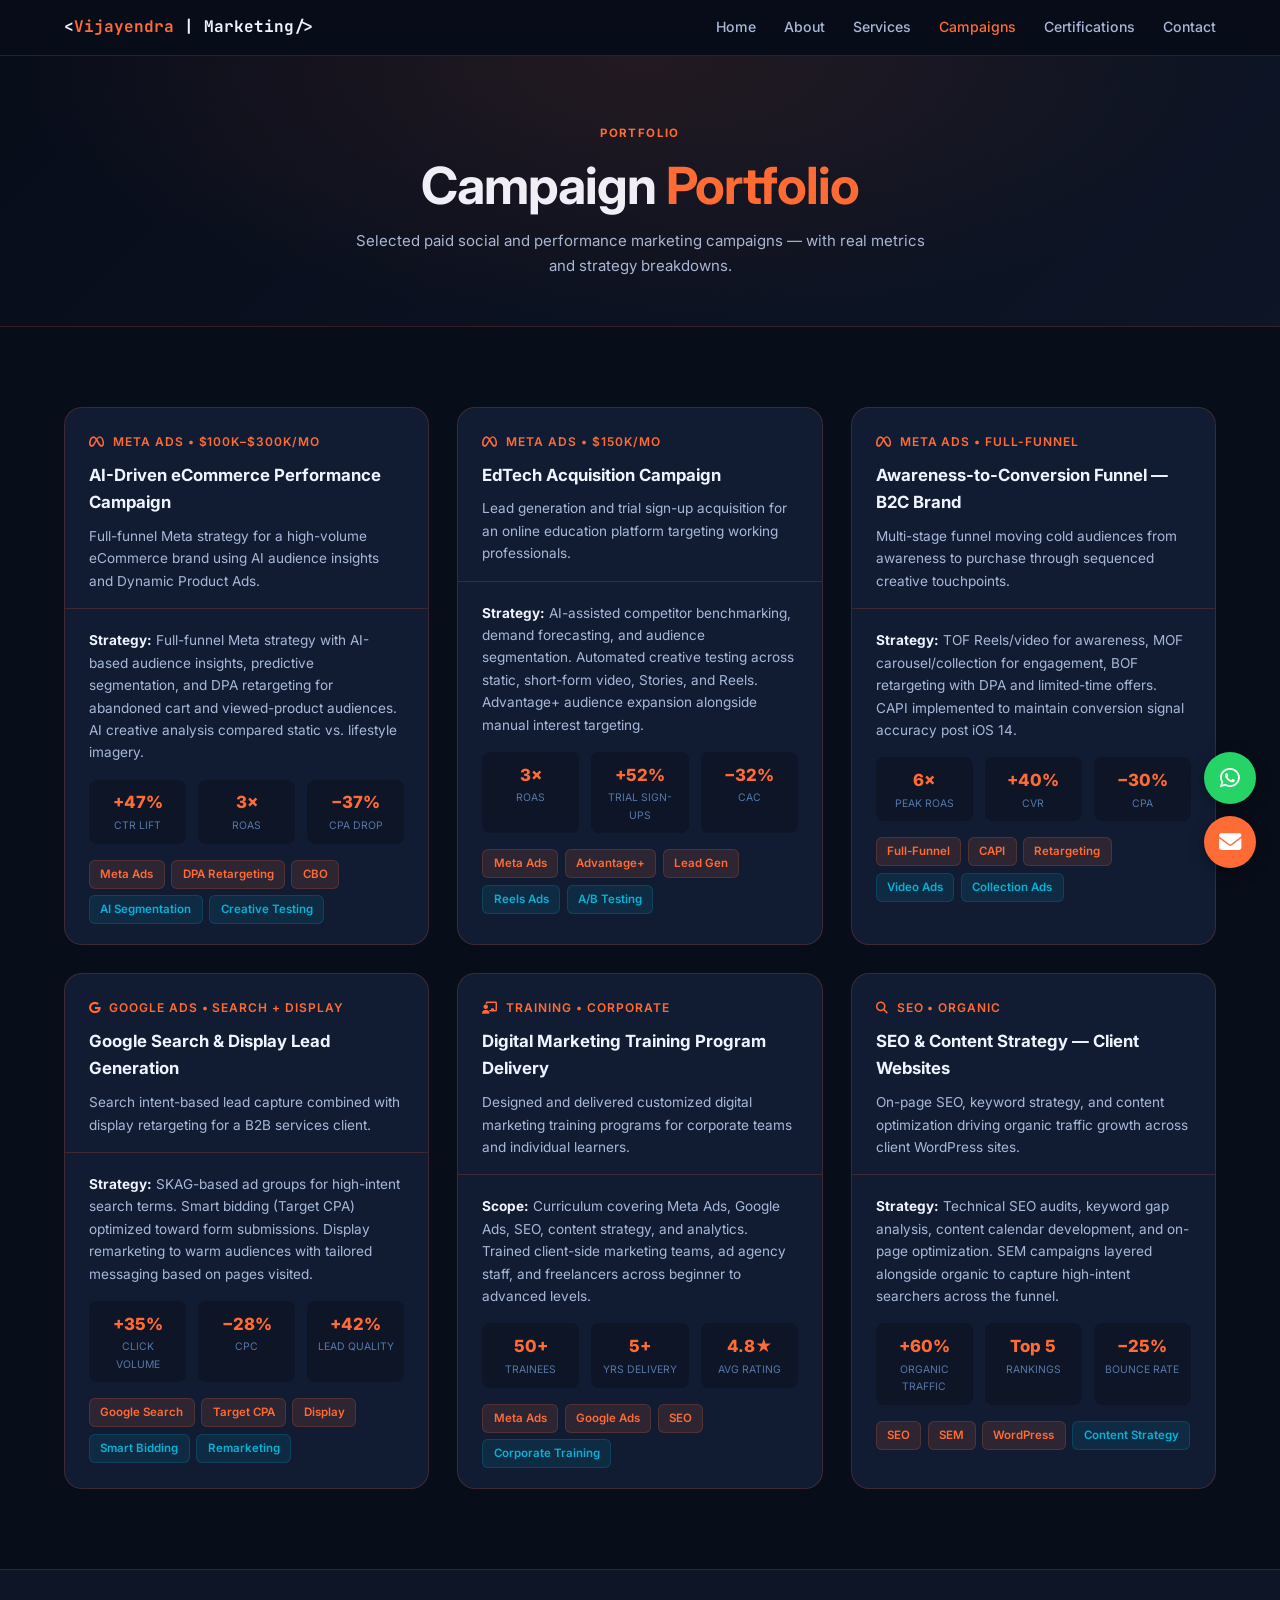
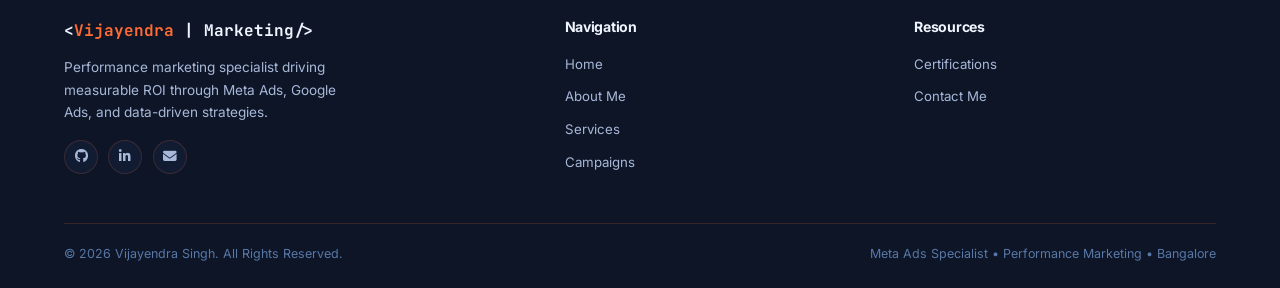
<file: campaigns.html>
<!DOCTYPE html>
<html lang="en">
<head>
  <meta charset="UTF-8"><meta name="viewport" content="width=device-width, initial-scale=1.0">
  <title>Campaigns | Vijayendra Singh – Digital Marketing</title>
  <link rel="stylesheet" href="assets/css/style.css">
  <link rel="stylesheet" href="https://cdnjs.cloudflare.com/ajax/libs/font-awesome/6.5.0/css/all.min.css">
  <link href="https://fonts.googleapis.com/css2?family=Inter:wght@400;500;600;700;800&family=JetBrains+Mono:wght@400;600;700&display=swap" rel="stylesheet">
</head>
<body>
<nav class="navbar"><div class="container">
  <a href="index.html" class="nav-logo">&lt;<span>Vijayendra</span> | Marketing/&gt;</a>
  <ul class="nav-links" id="navLinks">
    <li><a href="index.html">Home</a></li><li><a href="about.html">About</a></li>
    <li><a href="services.html">Services</a></li><li><a href="campaigns.html">Campaigns</a></li>
    <li><a href="certifications.html">Certifications</a></li><li><a href="contact.html">Contact</a></li>
  </ul>
  <span class="nav-toggle" onclick="document.getElementById('navLinks').classList.toggle('open')">&#9776;</span>
</div></nav>

<div class="page-hero"><div class="container">
  <div class="section-label">Portfolio</div>
  <h1>Campaign <span style="color:var(--accent-orange)">Portfolio</span></h1>
  <p style="margin-top:.75rem;color:var(--text-secondary);max-width:580px;margin-left:auto;margin-right:auto;">Selected paid social and performance marketing campaigns — with real metrics and strategy breakdowns.</p>
</div></div>

<section class="section"><div class="container">
  <div class="campaigns-grid">

    <div class="campaign-card">
      <div class="campaign-header">
        <div class="campaign-platform"><i class="fab fa-meta"></i> Meta Ads &bull; $100K–$300K/mo</div>
        <div class="campaign-title">AI-Driven eCommerce Performance Campaign</div>
        <p style="font-size:.85rem;color:var(--text-secondary)">Full-funnel Meta strategy for a high-volume eCommerce brand using AI audience insights and Dynamic Product Ads.</p>
      </div>
      <div class="campaign-body">
        <p style="font-size:.85rem;color:var(--text-secondary);margin-bottom:.75rem"><strong>Strategy:</strong> Full-funnel Meta strategy with AI-based audience insights, predictive segmentation, and DPA retargeting for abandoned cart and viewed-product audiences. AI creative analysis compared static vs. lifestyle imagery.</p>
        <div class="campaign-results">
          <div class="result-item"><div class="result-val">+47%</div><div class="result-label">CTR Lift</div></div>
          <div class="result-item"><div class="result-val">3×</div><div class="result-label">ROAS</div></div>
          <div class="result-item"><div class="result-val">−37%</div><div class="result-label">CPA Drop</div></div>
        </div>
        <div class="campaign-tags"><span class="tag">Meta Ads</span><span class="tag">DPA Retargeting</span><span class="tag">CBO</span><span class="tag blue">AI Segmentation</span><span class="tag blue">Creative Testing</span></div>
      </div>
    </div>

    <div class="campaign-card">
      <div class="campaign-header">
        <div class="campaign-platform"><i class="fab fa-meta"></i> Meta Ads &bull; $150K/mo</div>
        <div class="campaign-title">EdTech Acquisition Campaign</div>
        <p style="font-size:.85rem;color:var(--text-secondary)">Lead generation and trial sign-up acquisition for an online education platform targeting working professionals.</p>
      </div>
      <div class="campaign-body">
        <p style="font-size:.85rem;color:var(--text-secondary);margin-bottom:.75rem"><strong>Strategy:</strong> AI-assisted competitor benchmarking, demand forecasting, and audience segmentation. Automated creative testing across static, short-form video, Stories, and Reels. Advantage+ audience expansion alongside manual interest targeting.</p>
        <div class="campaign-results">
          <div class="result-item"><div class="result-val">3×</div><div class="result-label">ROAS</div></div>
          <div class="result-item"><div class="result-val">+52%</div><div class="result-label">Trial Sign-ups</div></div>
          <div class="result-item"><div class="result-val">−32%</div><div class="result-label">CAC</div></div>
        </div>
        <div class="campaign-tags"><span class="tag">Meta Ads</span><span class="tag">Advantage+</span><span class="tag">Lead Gen</span><span class="tag blue">Reels Ads</span><span class="tag blue">A/B Testing</span></div>
      </div>
    </div>

    <div class="campaign-card">
      <div class="campaign-header">
        <div class="campaign-platform"><i class="fab fa-meta"></i> Meta Ads &bull; Full-Funnel</div>
        <div class="campaign-title">Awareness-to-Conversion Funnel — B2C Brand</div>
        <p style="font-size:.85rem;color:var(--text-secondary)">Multi-stage funnel moving cold audiences from awareness to purchase through sequenced creative touchpoints.</p>
      </div>
      <div class="campaign-body">
        <p style="font-size:.85rem;color:var(--text-secondary);margin-bottom:.75rem"><strong>Strategy:</strong> TOF Reels/video for awareness, MOF carousel/collection for engagement, BOF retargeting with DPA and limited-time offers. CAPI implemented to maintain conversion signal accuracy post iOS 14.</p>
        <div class="campaign-results">
          <div class="result-item"><div class="result-val">6×</div><div class="result-label">Peak ROAS</div></div>
          <div class="result-item"><div class="result-val">+40%</div><div class="result-label">CVR</div></div>
          <div class="result-item"><div class="result-val">−30%</div><div class="result-label">CPA</div></div>
        </div>
        <div class="campaign-tags"><span class="tag">Full-Funnel</span><span class="tag">CAPI</span><span class="tag">Retargeting</span><span class="tag blue">Video Ads</span><span class="tag blue">Collection Ads</span></div>
      </div>
    </div>

    <div class="campaign-card">
      <div class="campaign-header">
        <div class="campaign-platform"><i class="fab fa-google"></i> Google Ads &bull; Search + Display</div>
        <div class="campaign-title">Google Search &amp; Display Lead Generation</div>
        <p style="font-size:.85rem;color:var(--text-secondary)">Search intent-based lead capture combined with display retargeting for a B2B services client.</p>
      </div>
      <div class="campaign-body">
        <p style="font-size:.85rem;color:var(--text-secondary);margin-bottom:.75rem"><strong>Strategy:</strong> SKAG-based ad groups for high-intent search terms. Smart bidding (Target CPA) optimized toward form submissions. Display remarketing to warm audiences with tailored messaging based on pages visited.</p>
        <div class="campaign-results">
          <div class="result-item"><div class="result-val">+35%</div><div class="result-label">Click Volume</div></div>
          <div class="result-item"><div class="result-val">−28%</div><div class="result-label">CPC</div></div>
          <div class="result-item"><div class="result-val">+42%</div><div class="result-label">Lead Quality</div></div>
        </div>
        <div class="campaign-tags"><span class="tag">Google Search</span><span class="tag">Target CPA</span><span class="tag">Display</span><span class="tag blue">Smart Bidding</span><span class="tag blue">Remarketing</span></div>
      </div>
    </div>

    <div class="campaign-card">
      <div class="campaign-header">
        <div class="campaign-platform"><i class="fas fa-chalkboard-teacher"></i> Training &bull; Corporate</div>
        <div class="campaign-title">Digital Marketing Training Program Delivery</div>
        <p style="font-size:.85rem;color:var(--text-secondary)">Designed and delivered customized digital marketing training programs for corporate teams and individual learners.</p>
      </div>
      <div class="campaign-body">
        <p style="font-size:.85rem;color:var(--text-secondary);margin-bottom:.75rem"><strong>Scope:</strong> Curriculum covering Meta Ads, Google Ads, SEO, content strategy, and analytics. Trained client-side marketing teams, ad agency staff, and freelancers across beginner to advanced levels.</p>
        <div class="campaign-results">
          <div class="result-item"><div class="result-val">50+</div><div class="result-label">Trainees</div></div>
          <div class="result-item"><div class="result-val">5+</div><div class="result-label">Yrs Delivery</div></div>
          <div class="result-item"><div class="result-val">4.8★</div><div class="result-label">Avg Rating</div></div>
        </div>
        <div class="campaign-tags"><span class="tag">Meta Ads</span><span class="tag">Google Ads</span><span class="tag">SEO</span><span class="tag blue">Corporate Training</span></div>
      </div>
    </div>

    <div class="campaign-card">
      <div class="campaign-header">
        <div class="campaign-platform"><i class="fas fa-magnifying-glass"></i> SEO &bull; Organic</div>
        <div class="campaign-title">SEO &amp; Content Strategy — Client Websites</div>
        <p style="font-size:.85rem;color:var(--text-secondary)">On-page SEO, keyword strategy, and content optimization driving organic traffic growth across client WordPress sites.</p>
      </div>
      <div class="campaign-body">
        <p style="font-size:.85rem;color:var(--text-secondary);margin-bottom:.75rem"><strong>Strategy:</strong> Technical SEO audits, keyword gap analysis, content calendar development, and on-page optimization. SEM campaigns layered alongside organic to capture high-intent searchers across the funnel.</p>
        <div class="campaign-results">
          <div class="result-item"><div class="result-val">+60%</div><div class="result-label">Organic Traffic</div></div>
          <div class="result-item"><div class="result-val">Top 5</div><div class="result-label">Rankings</div></div>
          <div class="result-item"><div class="result-val">−25%</div><div class="result-label">Bounce Rate</div></div>
        </div>
        <div class="campaign-tags"><span class="tag">SEO</span><span class="tag">SEM</span><span class="tag">WordPress</span><span class="tag blue">Content Strategy</span></div>
      </div>
    </div>

  </div>
</div></section>

<footer><div class="container">
  <div class="footer-top">
    <div class="footer-brand"><div class="nav-logo">&lt;<span>Vijayendra</span> | Marketing/&gt;</div><p>Performance marketing specialist driving measurable ROI through Meta Ads, Google Ads, and data-driven strategies.</p>
      <div class="footer-social"><a href="https://github.com/vizz-bob" target="_blank"><i class="fab fa-github"></i></a><a href="https://www.linkedin.com/in/vijayendra-s/" target="_blank"><i class="fab fa-linkedin-in"></i></a><a href="mailto:vizz.bob@gmail.com"><i class="fas fa-envelope"></i></a></div>
    </div>
    <div class="footer-col"><h4>Navigation</h4><ul><li><a href="index.html">Home</a></li><li><a href="about.html">About Me</a></li><li><a href="services.html">Services</a></li><li><a href="campaigns.html">Campaigns</a></li></ul></div>
    <div class="footer-col"><h4>Resources</h4><ul><li><a href="certifications.html">Certifications</a></li><li><a href="contact.html">Contact Me</a></li></ul></div>
  </div>
  <div class="footer-bottom"><span>&copy; 2026 Vijayendra Singh. All Rights Reserved.</span><span>Meta Ads Specialist &bull; Performance Marketing &bull; Bangalore</span></div>
</div></footer>
<script>const links=document.querySelectorAll('.nav-links a');links.forEach(l=>{if(l.href===location.href)l.classList.add('active');});</script>
<div class="float-chat-wrap">
  <a href="https://wa.me/919036336111?text=Hi%20Vijayendra%2C%20I%20found%20your%20portfolio%20and%20would%20like%20to%20connect!" target="_blank" class="float-btn whatsapp"><i class="fab fa-whatsapp"></i><span class="float-tooltip">Chat on WhatsApp</span></a>
  <a href="mailto:vizz.bob@gmail.com?subject=Marketing%20Portfolio%20Enquiry" class="float-btn email-btn"><i class="fas fa-envelope"></i><span class="float-tooltip">Send Email</span></a>
</div>
</body></html>
</file>
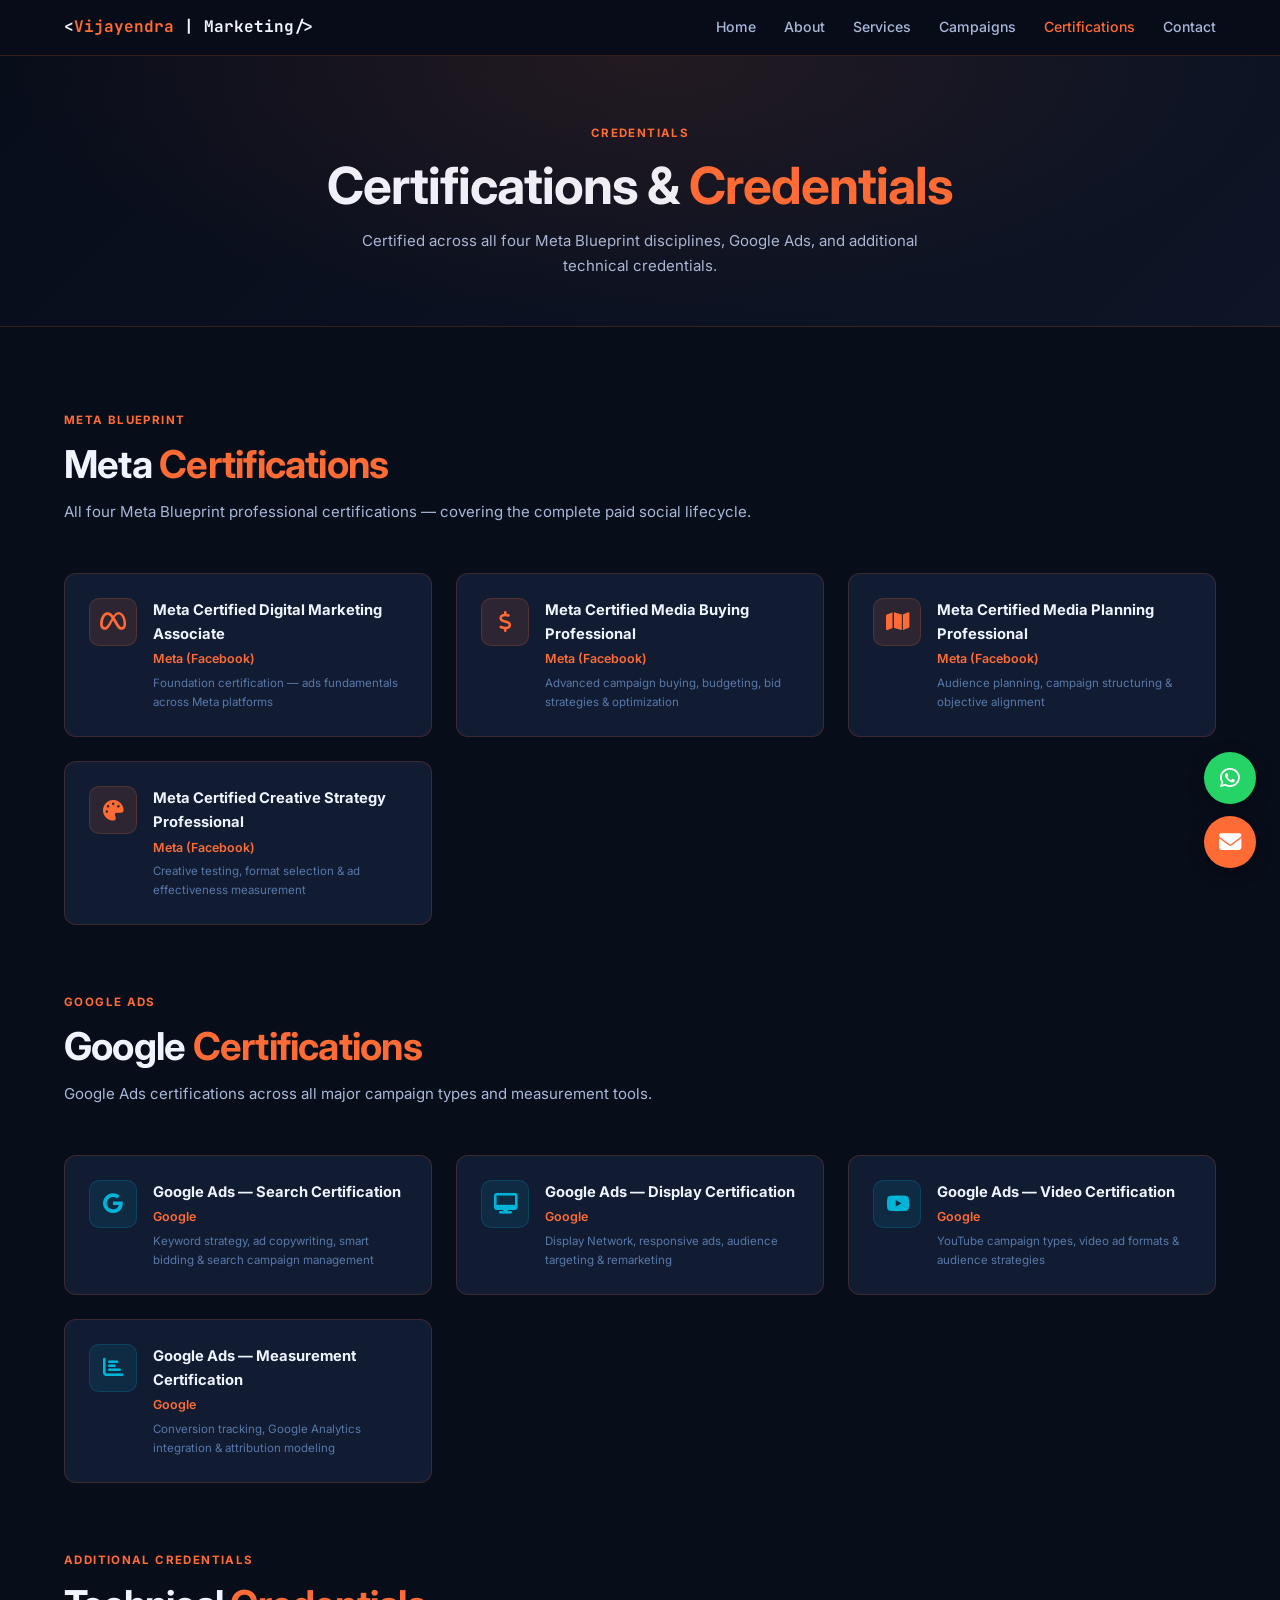
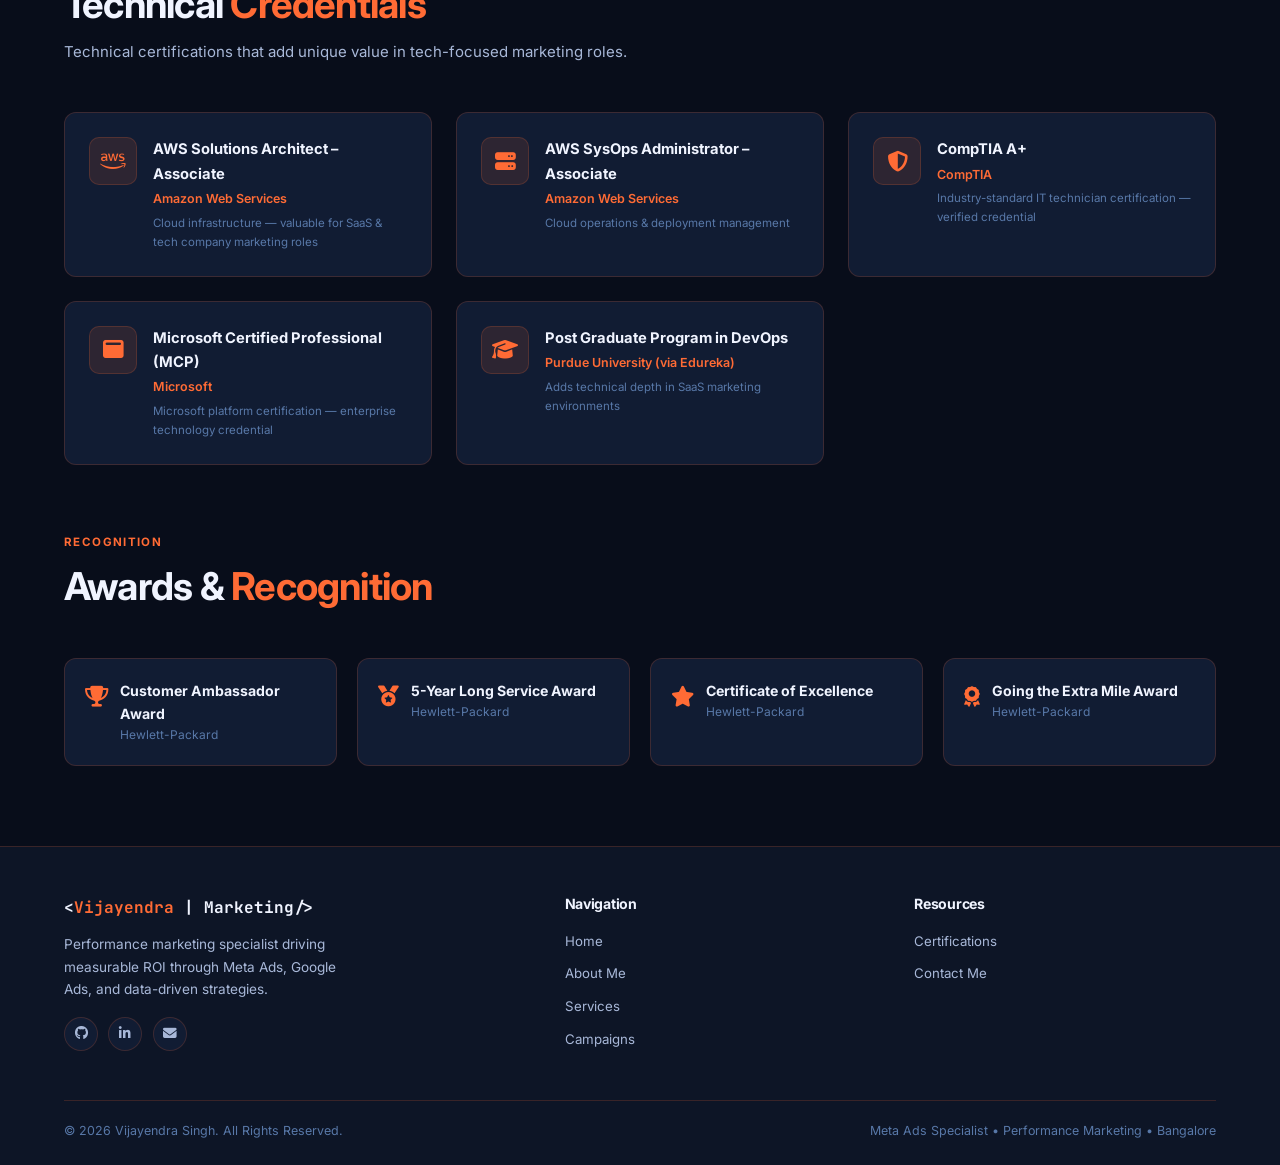
<file: certifications.html>
<!DOCTYPE html>
<html lang="en">
<head>
  <meta charset="UTF-8"><meta name="viewport" content="width=device-width, initial-scale=1.0">
  <title>Certifications | Vijayendra Singh – Digital Marketing</title>
  <link rel="stylesheet" href="assets/css/style.css">
  <link rel="stylesheet" href="https://cdnjs.cloudflare.com/ajax/libs/font-awesome/6.5.0/css/all.min.css">
  <link href="https://fonts.googleapis.com/css2?family=Inter:wght@400;500;600;700;800&family=JetBrains+Mono:wght@400;600;700&display=swap" rel="stylesheet">
</head>
<body>
<nav class="navbar"><div class="container">
  <a href="index.html" class="nav-logo">&lt;<span>Vijayendra</span> | Marketing/&gt;</a>
  <ul class="nav-links" id="navLinks">
    <li><a href="index.html">Home</a></li><li><a href="about.html">About</a></li>
    <li><a href="services.html">Services</a></li><li><a href="campaigns.html">Campaigns</a></li>
    <li><a href="certifications.html">Certifications</a></li><li><a href="contact.html">Contact</a></li>
  </ul>
  <span class="nav-toggle" onclick="document.getElementById('navLinks').classList.toggle('open')">&#9776;</span>
</div></nav>

<div class="page-hero"><div class="container">
  <div class="section-label">Credentials</div>
  <h1>Certifications &amp; <span style="color:var(--accent-orange)">Credentials</span></h1>
  <p style="margin-top:.75rem;color:var(--text-secondary);max-width:580px;margin-left:auto;margin-right:auto;">Certified across all four Meta Blueprint disciplines, Google Ads, and additional technical credentials.</p>
</div></div>

<section class="section"><div class="container">

  <div class="section-header">
    <div class="section-label">Meta Blueprint</div>
    <h2 class="section-title">Meta <span>Certifications</span></h2>
    <p style="color:var(--text-secondary)">All four Meta Blueprint professional certifications — covering the complete paid social lifecycle.</p>
  </div>
  <div class="cert-grid">
    <div class="cert-card"><div class="cert-badge"><i class="fab fa-meta"></i></div><div><div class="cert-name">Meta Certified Digital Marketing Associate</div><div class="cert-issuer">Meta (Facebook)</div><div class="cert-status">Foundation certification — ads fundamentals across Meta platforms</div></div></div>
    <div class="cert-card"><div class="cert-badge"><i class="fas fa-dollar-sign"></i></div><div><div class="cert-name">Meta Certified Media Buying Professional</div><div class="cert-issuer">Meta (Facebook)</div><div class="cert-status">Advanced campaign buying, budgeting, bid strategies &amp; optimization</div></div></div>
    <div class="cert-card"><div class="cert-badge"><i class="fas fa-map"></i></div><div><div class="cert-name">Meta Certified Media Planning Professional</div><div class="cert-issuer">Meta (Facebook)</div><div class="cert-status">Audience planning, campaign structuring &amp; objective alignment</div></div></div>
    <div class="cert-card"><div class="cert-badge"><i class="fas fa-palette"></i></div><div><div class="cert-name">Meta Certified Creative Strategy Professional</div><div class="cert-issuer">Meta (Facebook)</div><div class="cert-status">Creative testing, format selection &amp; ad effectiveness measurement</div></div></div>
  </div>

  <div class="section-header" style="margin-top:4rem">
    <div class="section-label">Google Ads</div>
    <h2 class="section-title">Google <span>Certifications</span></h2>
    <p style="color:var(--text-secondary)">Google Ads certifications across all major campaign types and measurement tools.</p>
  </div>
  <div class="cert-grid">
    <div class="cert-card"><div class="cert-badge blue"><i class="fab fa-google"></i></div><div><div class="cert-name">Google Ads — Search Certification</div><div class="cert-issuer">Google</div><div class="cert-status">Keyword strategy, ad copywriting, smart bidding &amp; search campaign management</div></div></div>
    <div class="cert-card"><div class="cert-badge blue"><i class="fas fa-desktop"></i></div><div><div class="cert-name">Google Ads — Display Certification</div><div class="cert-issuer">Google</div><div class="cert-status">Display Network, responsive ads, audience targeting &amp; remarketing</div></div></div>
    <div class="cert-card"><div class="cert-badge blue"><i class="fab fa-youtube"></i></div><div><div class="cert-name">Google Ads — Video Certification</div><div class="cert-issuer">Google</div><div class="cert-status">YouTube campaign types, video ad formats &amp; audience strategies</div></div></div>
    <div class="cert-card"><div class="cert-badge blue"><i class="fas fa-chart-bar"></i></div><div><div class="cert-name">Google Ads — Measurement Certification</div><div class="cert-issuer">Google</div><div class="cert-status">Conversion tracking, Google Analytics integration &amp; attribution modeling</div></div></div>
  </div>

  <div class="section-header" style="margin-top:4rem">
    <div class="section-label">Additional Credentials</div>
    <h2 class="section-title">Technical <span>Credentials</span></h2>
    <p style="color:var(--text-secondary)">Technical certifications that add unique value in tech-focused marketing roles.</p>
  </div>
  <div class="cert-grid">
    <div class="cert-card"><div class="cert-badge"><i class="fab fa-aws"></i></div><div><div class="cert-name">AWS Solutions Architect – Associate</div><div class="cert-issuer">Amazon Web Services</div><div class="cert-status">Cloud infrastructure — valuable for SaaS &amp; tech company marketing roles</div></div></div>
    <div class="cert-card"><div class="cert-badge"><i class="fas fa-server"></i></div><div><div class="cert-name">AWS SysOps Administrator – Associate</div><div class="cert-issuer">Amazon Web Services</div><div class="cert-status">Cloud operations &amp; deployment management</div></div></div>
    <div class="cert-card"><div class="cert-badge"><i class="fas fa-shield-alt"></i></div><div><div class="cert-name">CompTIA A+</div><div class="cert-issuer">CompTIA</div><div class="cert-status">Industry-standard IT technician certification — verified credential</div></div></div>
    <div class="cert-card"><div class="cert-badge"><i class="fas fa-window-maximize"></i></div><div><div class="cert-name">Microsoft Certified Professional (MCP)</div><div class="cert-issuer">Microsoft</div><div class="cert-status">Microsoft platform certification — enterprise technology credential</div></div></div>
    <div class="cert-card"><div class="cert-badge"><i class="fas fa-graduation-cap"></i></div><div><div class="cert-name">Post Graduate Program in DevOps</div><div class="cert-issuer">Purdue University (via Edureka)</div><div class="cert-status">Adds technical depth in SaaS marketing environments</div></div></div>
  </div>

  <div class="section-header" style="margin-top:4rem">
    <div class="section-label">Recognition</div>
    <h2 class="section-title">Awards &amp; <span>Recognition</span></h2>
  </div>
  <div class="awards-grid">
    <div class="award-card"><div class="award-icon"><i class="fas fa-trophy"></i></div><div><div class="award-title">Customer Ambassador Award</div><div class="award-org">Hewlett-Packard</div></div></div>
    <div class="award-card"><div class="award-icon"><i class="fas fa-medal"></i></div><div><div class="award-title">5-Year Long Service Award</div><div class="award-org">Hewlett-Packard</div></div></div>
    <div class="award-card"><div class="award-icon"><i class="fas fa-star"></i></div><div><div class="award-title">Certificate of Excellence</div><div class="award-org">Hewlett-Packard</div></div></div>
    <div class="award-card"><div class="award-icon"><i class="fas fa-award"></i></div><div><div class="award-title">Going the Extra Mile Award</div><div class="award-org">Hewlett-Packard</div></div></div>
  </div>

</div></section>

<footer><div class="container">
  <div class="footer-top">
    <div class="footer-brand"><div class="nav-logo">&lt;<span>Vijayendra</span> | Marketing/&gt;</div><p>Performance marketing specialist driving measurable ROI through Meta Ads, Google Ads, and data-driven strategies.</p>
      <div class="footer-social"><a href="https://github.com/vizz-bob" target="_blank"><i class="fab fa-github"></i></a><a href="https://www.linkedin.com/in/vijayendra-s/" target="_blank"><i class="fab fa-linkedin-in"></i></a><a href="mailto:vizz.bob@gmail.com"><i class="fas fa-envelope"></i></a></div>
    </div>
    <div class="footer-col"><h4>Navigation</h4><ul><li><a href="index.html">Home</a></li><li><a href="about.html">About Me</a></li><li><a href="services.html">Services</a></li><li><a href="campaigns.html">Campaigns</a></li></ul></div>
    <div class="footer-col"><h4>Resources</h4><ul><li><a href="certifications.html">Certifications</a></li><li><a href="contact.html">Contact Me</a></li></ul></div>
  </div>
  <div class="footer-bottom"><span>&copy; 2026 Vijayendra Singh. All Rights Reserved.</span><span>Meta Ads Specialist &bull; Performance Marketing &bull; Bangalore</span></div>
</div></footer>
<script>const links=document.querySelectorAll('.nav-links a');links.forEach(l=>{if(l.href===location.href)l.classList.add('active');});</script>
<div class="float-chat-wrap">
  <a href="https://wa.me/919036336111?text=Hi%20Vijayendra%2C%20I%20found%20your%20portfolio%20and%20would%20like%20to%20connect!" target="_blank" class="float-btn whatsapp"><i class="fab fa-whatsapp"></i><span class="float-tooltip">Chat on WhatsApp</span></a>
  <a href="mailto:vizz.bob@gmail.com?subject=Marketing%20Portfolio%20Enquiry" class="float-btn email-btn"><i class="fas fa-envelope"></i><span class="float-tooltip">Send Email</span></a>
</div>
</body></html>
</file>
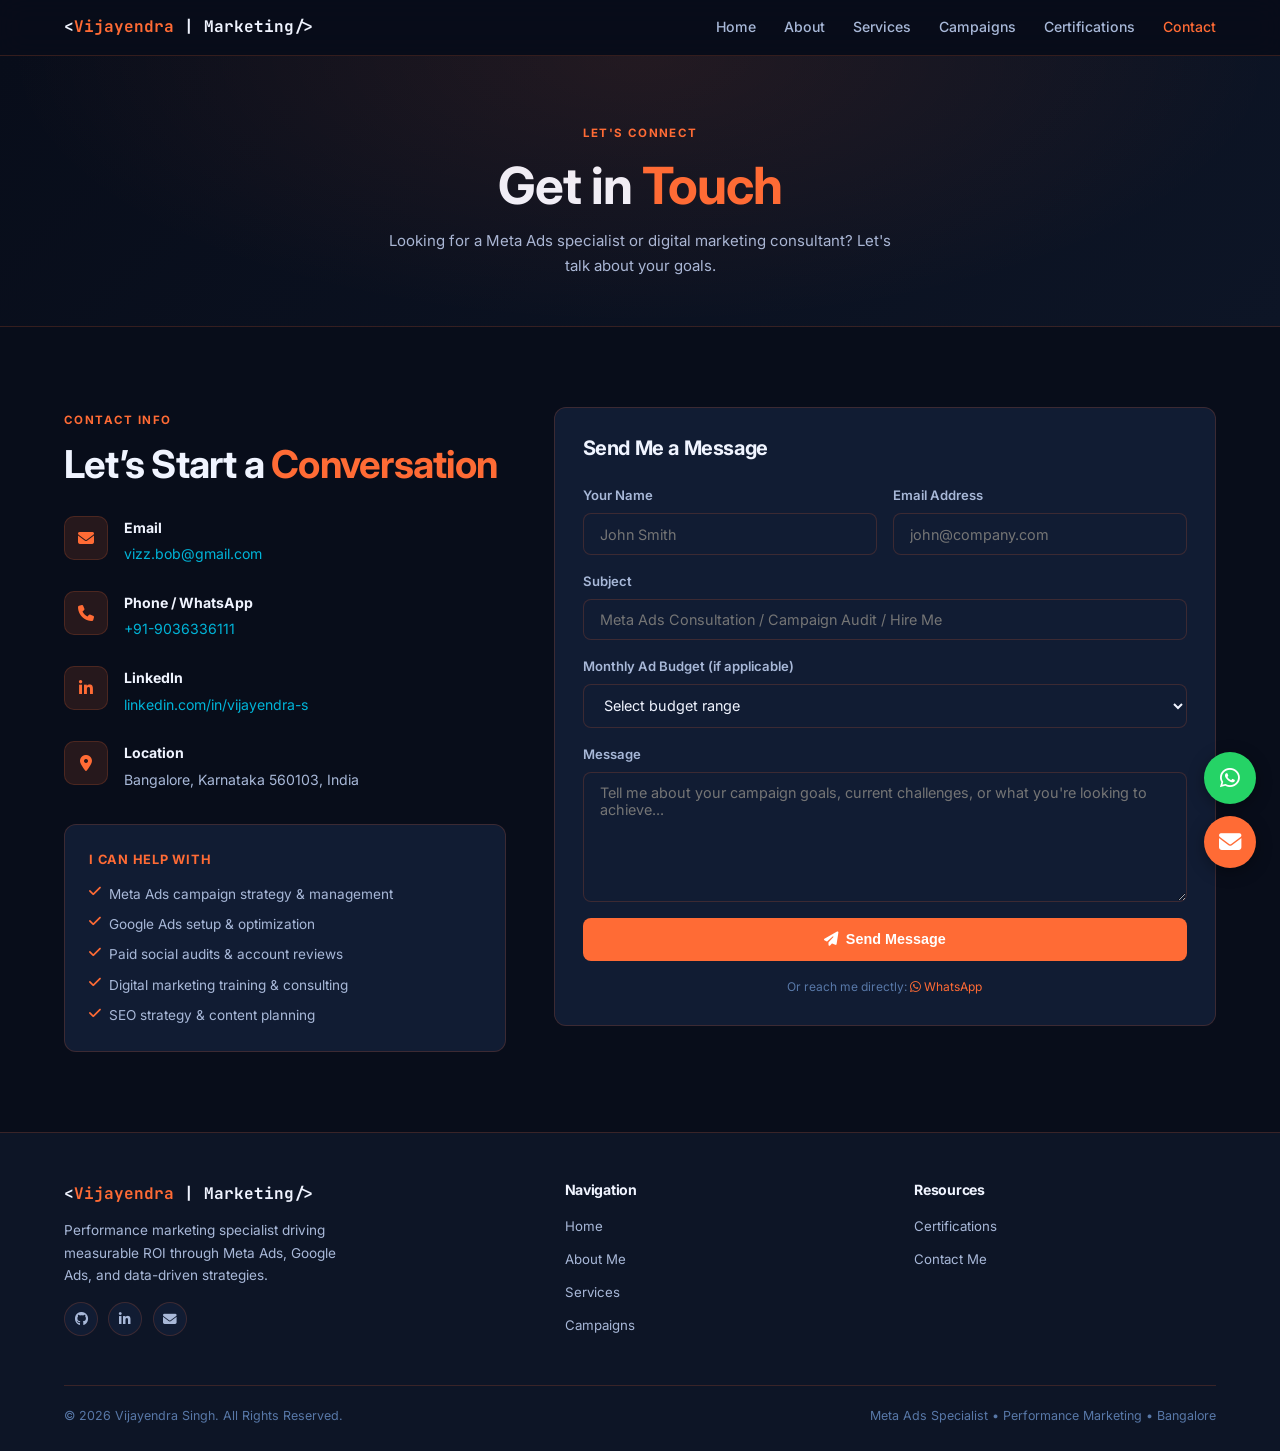
<file: contact.html>
<!DOCTYPE html>
<html lang="en">
<head>
  <meta charset="UTF-8"><meta name="viewport" content="width=device-width, initial-scale=1.0">
  <title>Contact | Vijayendra Singh – Digital Marketing</title>
  <link rel="stylesheet" href="assets/css/style.css">
  <link rel="stylesheet" href="https://cdnjs.cloudflare.com/ajax/libs/font-awesome/6.5.0/css/all.min.css">
  <link href="https://fonts.googleapis.com/css2?family=Inter:wght@400;500;600;700;800&family=JetBrains+Mono:wght@400;600;700&display=swap" rel="stylesheet">
</head>
<body>
<nav class="navbar"><div class="container">
  <a href="index.html" class="nav-logo">&lt;<span>Vijayendra</span> | Marketing/&gt;</a>
  <ul class="nav-links" id="navLinks">
    <li><a href="index.html">Home</a></li><li><a href="about.html">About</a></li>
    <li><a href="services.html">Services</a></li><li><a href="campaigns.html">Campaigns</a></li>
    <li><a href="certifications.html">Certifications</a></li><li><a href="contact.html">Contact</a></li>
  </ul>
  <span class="nav-toggle" onclick="document.getElementById('navLinks').classList.toggle('open')">&#9776;</span>
</div></nav>

<div class="page-hero"><div class="container">
  <div class="section-label">Let's Connect</div>
  <h1>Get in <span style="color:var(--accent-orange)">Touch</span></h1>
  <p style="margin-top:.75rem;color:var(--text-secondary);max-width:520px;margin-left:auto;margin-right:auto;">Looking for a Meta Ads specialist or digital marketing consultant? Let's talk about your goals.</p>
</div></div>

<section class="section"><div class="container">
  <div class="contact-grid">
    <div>
      <div class="section-label">Contact Info</div>
      <h2 style="margin-bottom:1.75rem">Let&rsquo;s Start a <span style="color:var(--accent-orange)">Conversation</span></h2>
      <div class="contact-info-item"><div class="contact-icon"><i class="fas fa-envelope"></i></div><div><div style="font-size:.88rem;font-weight:700;margin-bottom:.2rem">Email</div><a href="mailto:vizz.bob@gmail.com" style="font-size:.88rem">vizz.bob@gmail.com</a></div></div>
      <div class="contact-info-item"><div class="contact-icon"><i class="fas fa-phone"></i></div><div><div style="font-size:.88rem;font-weight:700;margin-bottom:.2rem">Phone / WhatsApp</div><a href="https://wa.me/919036336111" target="_blank" style="font-size:.88rem">+91-9036336111</a></div></div>
      <div class="contact-info-item"><div class="contact-icon"><i class="fab fa-linkedin-in"></i></div><div><div style="font-size:.88rem;font-weight:700;margin-bottom:.2rem">LinkedIn</div><a href="https://www.linkedin.com/in/vijayendra-s/" target="_blank" style="font-size:.88rem">linkedin.com/in/vijayendra-s</a></div></div>
      <div class="contact-info-item"><div class="contact-icon"><i class="fas fa-map-marker-alt"></i></div><div><div style="font-size:.88rem;font-weight:700;margin-bottom:.2rem">Location</div><span style="font-size:.88rem;color:var(--text-secondary)">Bangalore, Karnataka 560103, India</span></div></div>
      <div style="margin-top:2rem;padding:1.5rem;background:var(--bg-card);border:1px solid var(--border);border-radius:var(--radius)">
        <div style="font-size:.8rem;font-weight:700;color:var(--accent-orange);text-transform:uppercase;letter-spacing:.06em;margin-bottom:.75rem">I can help with</div>
        <ul style="list-style:none;display:flex;flex-direction:column;gap:.5rem">
          <li style="font-size:.85rem;color:var(--text-secondary);display:flex;gap:.5rem"><i class="fas fa-check" style="color:var(--accent-orange);margin-top:.15rem;flex-shrink:0"></i> Meta Ads campaign strategy &amp; management</li>
          <li style="font-size:.85rem;color:var(--text-secondary);display:flex;gap:.5rem"><i class="fas fa-check" style="color:var(--accent-orange);margin-top:.15rem;flex-shrink:0"></i> Google Ads setup &amp; optimization</li>
          <li style="font-size:.85rem;color:var(--text-secondary);display:flex;gap:.5rem"><i class="fas fa-check" style="color:var(--accent-orange);margin-top:.15rem;flex-shrink:0"></i> Paid social audits &amp; account reviews</li>
          <li style="font-size:.85rem;color:var(--text-secondary);display:flex;gap:.5rem"><i class="fas fa-check" style="color:var(--accent-orange);margin-top:.15rem;flex-shrink:0"></i> Digital marketing training &amp; consulting</li>
          <li style="font-size:.85rem;color:var(--text-secondary);display:flex;gap:.5rem"><i class="fas fa-check" style="color:var(--accent-orange);margin-top:.15rem;flex-shrink:0"></i> SEO strategy &amp; content planning</li>
        </ul>
      </div>
    </div>
    <div><div class="card">
      <h3 style="margin-bottom:1.5rem">Send Me a Message</h3>
      <form class="contact-form" action="https://formspree.io/f/YOUR_FORM_ID" method="POST">
        <div class="form-row">
          <div class="form-group"><label>Your Name</label><input type="text" name="name" placeholder="John Smith" required></div>
          <div class="form-group"><label>Email Address</label><input type="email" name="email" placeholder="john@company.com" required></div>
        </div>
        <div class="form-group"><label>Subject</label><input type="text" name="subject" placeholder="Meta Ads Consultation / Campaign Audit / Hire Me"></div>
        <div class="form-group"><label>Monthly Ad Budget (if applicable)</label>
          <select name="budget">
            <option value="">Select budget range</option>
            <option>Under $5K/month</option><option>$5K – $20K/month</option>
            <option>$20K – $100K/month</option><option>$100K+/month</option>
            <option>Not applicable (training/consulting)</option>
          </select>
        </div>
        <div class="form-group"><label>Message</label><textarea name="message" placeholder="Tell me about your campaign goals, current challenges, or what you're looking to achieve..." required></textarea></div>
        <button type="submit" class="btn btn-primary" style="width:100%;justify-content:center;padding:.85rem"><i class="fas fa-paper-plane"></i> Send Message</button>
      </form>
      <p style="font-size:.75rem;color:var(--text-muted);margin-top:1rem;text-align:center">Or reach me directly: <a href="https://wa.me/919036336111" target="_blank" style="color:var(--accent-orange)"><i class="fab fa-whatsapp"></i> WhatsApp</a></p>
    </div></div>
  </div>
</div></section>

<footer><div class="container">
  <div class="footer-top">
    <div class="footer-brand"><div class="nav-logo">&lt;<span>Vijayendra</span> | Marketing/&gt;</div><p>Performance marketing specialist driving measurable ROI through Meta Ads, Google Ads, and data-driven strategies.</p>
      <div class="footer-social"><a href="https://github.com/vizz-bob" target="_blank"><i class="fab fa-github"></i></a><a href="https://www.linkedin.com/in/vijayendra-s/" target="_blank"><i class="fab fa-linkedin-in"></i></a><a href="mailto:vizz.bob@gmail.com"><i class="fas fa-envelope"></i></a></div>
    </div>
    <div class="footer-col"><h4>Navigation</h4><ul><li><a href="index.html">Home</a></li><li><a href="about.html">About Me</a></li><li><a href="services.html">Services</a></li><li><a href="campaigns.html">Campaigns</a></li></ul></div>
    <div class="footer-col"><h4>Resources</h4><ul><li><a href="certifications.html">Certifications</a></li><li><a href="contact.html">Contact Me</a></li></ul></div>
  </div>
  <div class="footer-bottom"><span>&copy; 2026 Vijayendra Singh. All Rights Reserved.</span><span>Meta Ads Specialist &bull; Performance Marketing &bull; Bangalore</span></div>
</div></footer>
<script>const links=document.querySelectorAll('.nav-links a');links.forEach(l=>{if(l.href===location.href)l.classList.add('active');});</script>
<div class="float-chat-wrap">
  <a href="https://wa.me/919036336111?text=Hi%20Vijayendra%2C%20I%20found%20your%20portfolio%20and%20would%20like%20to%20connect!" target="_blank" class="float-btn whatsapp"><i class="fab fa-whatsapp"></i><span class="float-tooltip">Chat on WhatsApp</span></a>
  <a href="mailto:vizz.bob@gmail.com?subject=Marketing%20Portfolio%20Enquiry" class="float-btn email-btn"><i class="fas fa-envelope"></i><span class="float-tooltip">Send Email</span></a>
</div>
</body></html>
</file>
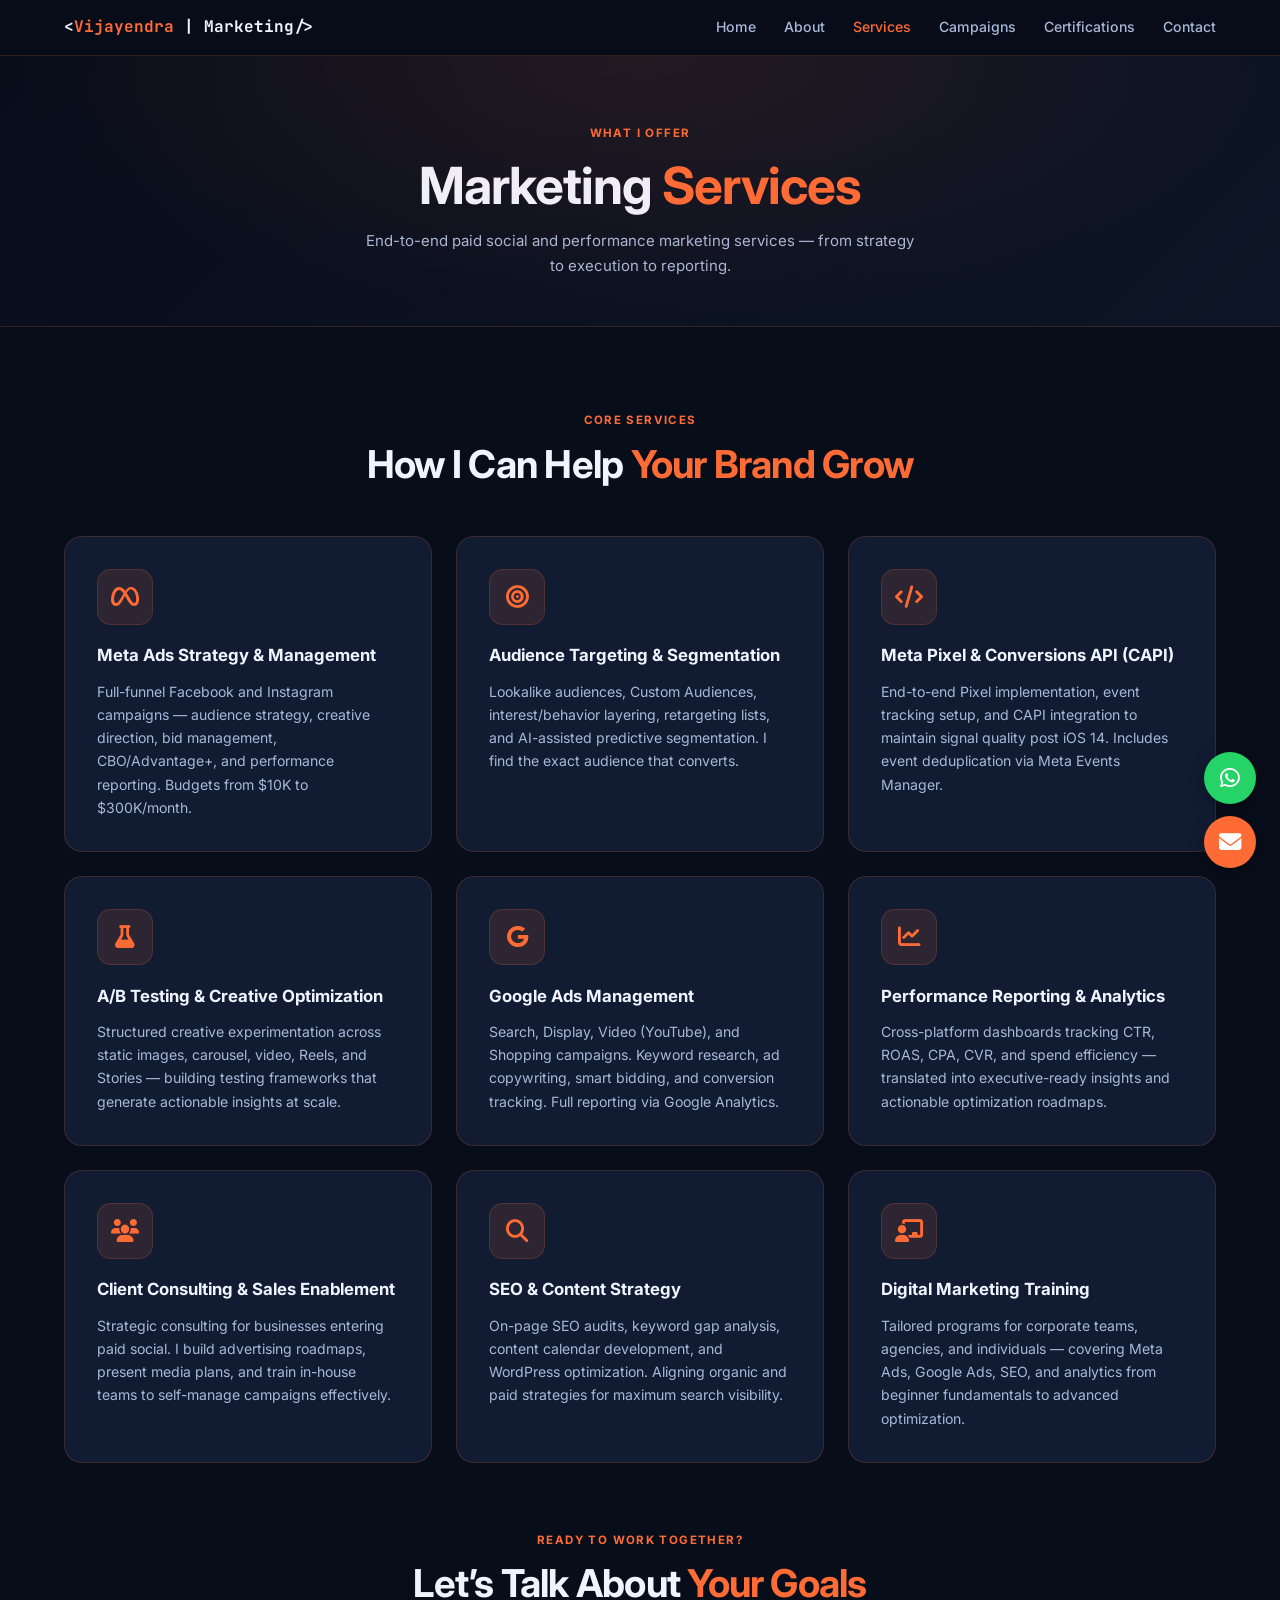
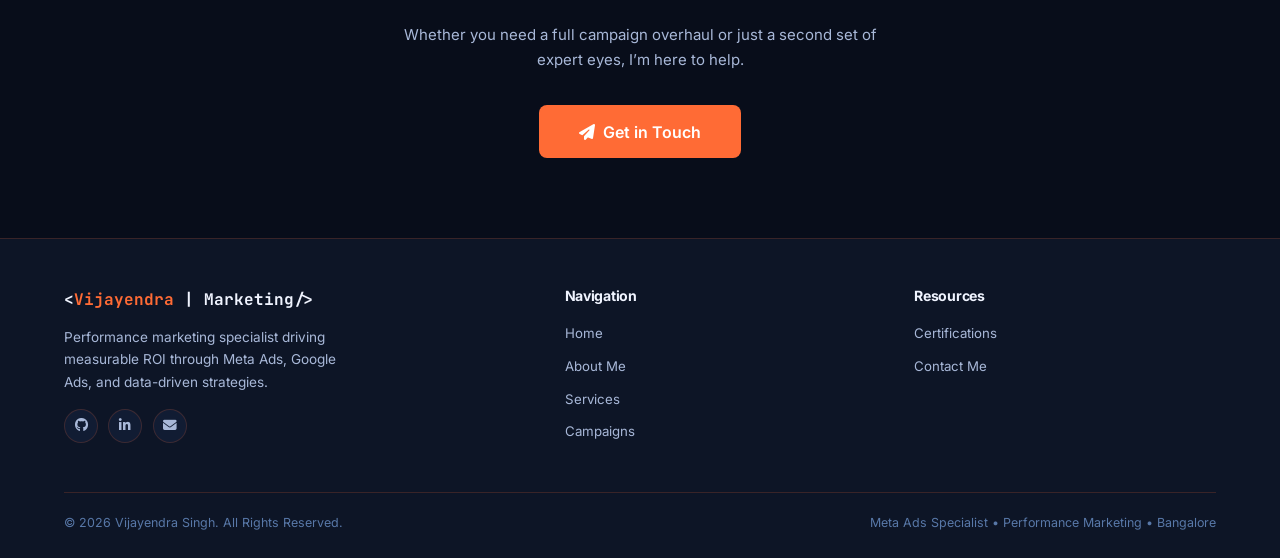
<file: services.html>
<!DOCTYPE html>
<html lang="en">
<head>
  <meta charset="UTF-8"><meta name="viewport" content="width=device-width, initial-scale=1.0">
  <title>Services | Vijayendra Singh – Digital Marketing</title>
  <link rel="stylesheet" href="assets/css/style.css">
  <link rel="stylesheet" href="https://cdnjs.cloudflare.com/ajax/libs/font-awesome/6.5.0/css/all.min.css">
  <link href="https://fonts.googleapis.com/css2?family=Inter:wght@400;500;600;700;800&family=JetBrains+Mono:wght@400;600;700&display=swap" rel="stylesheet">
</head>
<body>
<nav class="navbar"><div class="container">
  <a href="index.html" class="nav-logo">&lt;<span>Vijayendra</span> | Marketing/&gt;</a>
  <ul class="nav-links" id="navLinks">
    <li><a href="index.html">Home</a></li><li><a href="about.html">About</a></li>
    <li><a href="services.html">Services</a></li><li><a href="campaigns.html">Campaigns</a></li>
    <li><a href="certifications.html">Certifications</a></li><li><a href="contact.html">Contact</a></li>
  </ul>
  <span class="nav-toggle" onclick="document.getElementById('navLinks').classList.toggle('open')">&#9776;</span>
</div></nav>

<div class="page-hero"><div class="container">
  <div class="section-label">What I Offer</div>
  <h1>Marketing <span style="color:var(--accent-orange)">Services</span></h1>
  <p style="margin-top:.75rem;color:var(--text-secondary);max-width:560px;margin-left:auto;margin-right:auto;">End-to-end paid social and performance marketing services — from strategy to execution to reporting.</p>
</div></div>

<section class="section"><div class="container">
  <div class="section-header text-center">
    <div class="section-label">Core Services</div>
    <h2 class="section-title">How I Can Help <span>Your Brand Grow</span></h2>
  </div>
  <div class="services-grid">
    <div class="service-card"><div class="service-icon"><i class="fab fa-meta"></i></div><div class="service-title">Meta Ads Strategy &amp; Management</div><p style="font-size:.88rem">Full-funnel Facebook and Instagram campaigns — audience strategy, creative direction, bid management, CBO/Advantage+, and performance reporting. Budgets from $10K to $300K/month.</p></div>
    <div class="service-card"><div class="service-icon"><i class="fas fa-bullseye"></i></div><div class="service-title">Audience Targeting &amp; Segmentation</div><p style="font-size:.88rem">Lookalike audiences, Custom Audiences, interest/behavior layering, retargeting lists, and AI-assisted predictive segmentation. I find the exact audience that converts.</p></div>
    <div class="service-card"><div class="service-icon"><i class="fas fa-code"></i></div><div class="service-title">Meta Pixel &amp; Conversions API (CAPI)</div><p style="font-size:.88rem">End-to-end Pixel implementation, event tracking setup, and CAPI integration to maintain signal quality post iOS 14. Includes event deduplication via Meta Events Manager.</p></div>
    <div class="service-card"><div class="service-icon"><i class="fas fa-flask"></i></div><div class="service-title">A/B Testing &amp; Creative Optimization</div><p style="font-size:.88rem">Structured creative experimentation across static images, carousel, video, Reels, and Stories — building testing frameworks that generate actionable insights at scale.</p></div>
    <div class="service-card"><div class="service-icon"><i class="fab fa-google"></i></div><div class="service-title">Google Ads Management</div><p style="font-size:.88rem">Search, Display, Video (YouTube), and Shopping campaigns. Keyword research, ad copywriting, smart bidding, and conversion tracking. Full reporting via Google Analytics.</p></div>
    <div class="service-card"><div class="service-icon"><i class="fas fa-chart-line"></i></div><div class="service-title">Performance Reporting &amp; Analytics</div><p style="font-size:.88rem">Cross-platform dashboards tracking CTR, ROAS, CPA, CVR, and spend efficiency — translated into executive-ready insights and actionable optimization roadmaps.</p></div>
    <div class="service-card"><div class="service-icon"><i class="fas fa-users"></i></div><div class="service-title">Client Consulting &amp; Sales Enablement</div><p style="font-size:.88rem">Strategic consulting for businesses entering paid social. I build advertising roadmaps, present media plans, and train in-house teams to self-manage campaigns effectively.</p></div>
    <div class="service-card"><div class="service-icon"><i class="fas fa-search"></i></div><div class="service-title">SEO &amp; Content Strategy</div><p style="font-size:.88rem">On-page SEO audits, keyword gap analysis, content calendar development, and WordPress optimization. Aligning organic and paid strategies for maximum search visibility.</p></div>
    <div class="service-card"><div class="service-icon"><i class="fas fa-chalkboard-teacher"></i></div><div class="service-title">Digital Marketing Training</div><p style="font-size:.88rem">Tailored programs for corporate teams, agencies, and individuals — covering Meta Ads, Google Ads, SEO, and analytics from beginner fundamentals to advanced optimization.</p></div>
  </div>
  <div style="margin-top:4rem;text-align:center">
    <div class="section-label">Ready to work together?</div>
    <h2 style="margin-bottom:1rem">Let&rsquo;s Talk About <span style="color:var(--accent-orange)">Your Goals</span></h2>
    <p style="color:var(--text-secondary);max-width:500px;margin:0 auto 2rem">Whether you need a full campaign overhaul or just a second set of expert eyes, I&rsquo;m here to help.</p>
    <a href="contact.html" class="btn btn-primary" style="font-size:1rem;padding:.85rem 2.5rem"><i class="fas fa-paper-plane"></i> Get in Touch</a>
  </div>
</div></section>

<footer><div class="container">
  <div class="footer-top">
    <div class="footer-brand"><div class="nav-logo">&lt;<span>Vijayendra</span> | Marketing/&gt;</div><p>Performance marketing specialist driving measurable ROI through Meta Ads, Google Ads, and data-driven strategies.</p>
      <div class="footer-social"><a href="https://github.com/vizz-bob" target="_blank"><i class="fab fa-github"></i></a><a href="https://www.linkedin.com/in/vijayendra-s/" target="_blank"><i class="fab fa-linkedin-in"></i></a><a href="mailto:vizz.bob@gmail.com"><i class="fas fa-envelope"></i></a></div>
    </div>
    <div class="footer-col"><h4>Navigation</h4><ul><li><a href="index.html">Home</a></li><li><a href="about.html">About Me</a></li><li><a href="services.html">Services</a></li><li><a href="campaigns.html">Campaigns</a></li></ul></div>
    <div class="footer-col"><h4>Resources</h4><ul><li><a href="certifications.html">Certifications</a></li><li><a href="contact.html">Contact Me</a></li></ul></div>
  </div>
  <div class="footer-bottom"><span>&copy; 2026 Vijayendra Singh. All Rights Reserved.</span><span>Meta Ads Specialist &bull; Performance Marketing &bull; Bangalore</span></div>
</div></footer>
<script>const links=document.querySelectorAll('.nav-links a');links.forEach(l=>{if(l.href===location.href)l.classList.add('active');});</script>
<div class="float-chat-wrap">
  <a href="https://wa.me/919036336111?text=Hi%20Vijayendra%2C%20I%20found%20your%20portfolio%20and%20would%20like%20to%20connect!" target="_blank" class="float-btn whatsapp"><i class="fab fa-whatsapp"></i><span class="float-tooltip">Chat on WhatsApp</span></a>
  <a href="mailto:vizz.bob@gmail.com?subject=Marketing%20Portfolio%20Enquiry" class="float-btn email-btn"><i class="fas fa-envelope"></i><span class="float-tooltip">Send Email</span></a>
</div>
</body></html>
</file>
<file: assets/css/style.css>
/* ============================================
   DIGITAL MARKETING PORTFOLIO — Blue & Orange
   ============================================ */
:root {
  --bg-primary:   #080d1a;
  --bg-secondary: #0d1526;
  --bg-card:      #111c33;
  --accent-orange:#ff6b35;
  --accent-blue:  #00b4d8;
  --accent-orange-dim: rgba(255,107,53,0.12);
  --accent-blue-dim:   rgba(0,180,216,0.10);
  --text-primary: #f0f4ff;
  --text-secondary:#a8b8d8;
  --text-muted:   #5878a8;
  --border:       rgba(255,107,53,0.18);
  --border-blue:  rgba(0,180,216,0.18);
  --radius:       12px;
  --radius-lg:    18px;
  --shadow:       0 4px 24px rgba(0,0,0,0.45);
  --shadow-orange:0 0 30px rgba(255,107,53,0.25);
}
*, *::before, *::after { box-sizing: border-box; margin: 0; padding: 0; }
html { scroll-behavior: smooth; }
body { font-family: 'Inter', system-ui, sans-serif; background: var(--bg-primary); color: var(--text-primary); line-height: 1.65; font-size: 15px; }
a { color: var(--accent-blue); text-decoration: none; transition: color .2s; }
a:hover { color: var(--accent-orange); }
img { max-width: 100%; display: block; }
strong { color: var(--text-primary); }
h1,h2,h3,h4 { font-weight: 700; line-height: 1.25; letter-spacing: -.02em; }
h1 { font-size: clamp(2rem,5vw,3.2rem); }
h2 { font-size: clamp(1.6rem,3.5vw,2.4rem); }
h3 { font-size: 1.25rem; }
h4 { font-size: 1rem; }
p { color: var(--text-secondary); }

.container { max-width: 1200px; margin: 0 auto; padding: 0 1.5rem; }

/* NAVBAR */
.navbar { position: sticky; top: 0; z-index: 200; background: rgba(8,13,26,0.88); backdrop-filter: blur(14px); border-bottom: 1px solid var(--border); padding: .9rem 0; }
.navbar .container { display: flex; align-items: center; justify-content: space-between; gap: 1rem; }
.nav-logo { font-family: 'JetBrains Mono', monospace; font-size: 1rem; font-weight: 700; color: var(--text-primary); }
.nav-logo span { color: var(--accent-orange); }
.nav-links { list-style: none; display: flex; gap: 1.75rem; flex-wrap: wrap; }
.nav-links a { font-size: .88rem; font-weight: 500; color: var(--text-secondary); transition: color .2s; }
.nav-links a:hover, .nav-links a.active { color: var(--accent-orange); }
.nav-toggle { display: none; cursor: pointer; font-size: 1.4rem; color: var(--text-secondary); }
@media(max-width:820px) {
  .nav-toggle { display: block; }
  .nav-links { display: none; flex-direction: column; gap: 1rem; position: absolute; top: 100%; left: 0; right: 0; background: var(--bg-secondary); padding: 1.5rem; border-bottom: 1px solid var(--border); }
  .nav-links.open { display: flex; }
}

/* HERO */
.hero { position: relative; overflow: hidden; padding: 6rem 0 4rem; background: linear-gradient(135deg, #080d1a 0%, #0d1526 50%, #0a1020 100%); }
.hero::before { content: ''; position: absolute; inset: 0; background: radial-gradient(ellipse at 70% 40%, rgba(255,107,53,0.09) 0%, transparent 65%), radial-gradient(ellipse at 20% 80%, rgba(0,180,216,0.07) 0%, transparent 55%); pointer-events: none; }
.hero-grid { display: grid; grid-template-columns: 1fr 380px; gap: 4rem; align-items: center; }
@media(max-width:900px) { .hero-grid { grid-template-columns: 1fr; } }
.hero-label { display: inline-flex; align-items: center; gap: .5rem; background: var(--accent-orange-dim); border: 1px solid var(--border); border-radius: 99px; padding: .35rem .9rem; font-size: .78rem; font-weight: 600; color: var(--accent-orange); text-transform: uppercase; letter-spacing: .06em; margin-bottom: 1.25rem; }
.hero-label-dot { width: 7px; height: 7px; border-radius: 50%; background: var(--accent-orange); animation: pulse-dot 2s ease-in-out infinite; }
@keyframes pulse-dot { 0%,100%{ opacity:1; transform:scale(1); } 50%{ opacity:.5; transform:scale(1.4); } }
.hero h1 { margin-bottom: .6rem; }
.hero h1 span { color: var(--accent-orange); }
.hero-subtitle { font-size: 1.05rem; color: var(--accent-blue); font-weight: 600; margin-bottom: 1rem; }
.hero p { max-width: 580px; margin-bottom: 1.75rem; }
.hero-metrics { display: flex; flex-wrap: wrap; gap: .65rem; margin-bottom: 2rem; }
.metric-chip { display: flex; align-items: center; gap: .4rem; background: var(--bg-card); border: 1px solid var(--border); border-radius: 8px; padding: .45rem .9rem; font-size: .83rem; font-weight: 600; color: var(--text-primary); }
.metric-chip .mval { color: var(--accent-orange); font-size: 1.05rem; font-weight: 800; }
.hero-cta { display: flex; flex-wrap: wrap; gap: .85rem; margin-bottom: 2rem; }
.hero-social { display: flex; gap: 1rem; }
.hero-social a { width: 38px; height: 38px; border-radius: 50%; background: var(--bg-card); border: 1px solid var(--border); display: flex; align-items: center; justify-content: center; color: var(--text-secondary); font-size: .95rem; transition: all .25s; }
.hero-social a:hover { border-color: var(--accent-orange); color: var(--accent-orange); transform: translateY(-2px); }
.hero-visual { display: flex; flex-direction: column; align-items: center; gap: 1.5rem; }
.kpi-card { background: var(--bg-card); border: 1px solid var(--border); border-radius: var(--radius-lg); padding: 1.5rem; width: 100%; box-shadow: var(--shadow); }
.kpi-card-title { font-family: 'JetBrains Mono', monospace; font-size: .72rem; color: var(--text-muted); text-transform: uppercase; letter-spacing: .08em; margin-bottom: 1.25rem; }
.kpi-grid { display: grid; grid-template-columns: 1fr 1fr; gap: 1.1rem; }
.kpi-item { text-align: center; background: var(--bg-secondary); border-radius: 10px; padding: .9rem .5rem; }
.kpi-val { font-size: 1.7rem; font-weight: 800; color: var(--accent-orange); line-height: 1; margin-bottom: .2rem; }
.kpi-label { font-size: .68rem; color: var(--text-muted); font-weight: 500; text-transform: uppercase; letter-spacing: .05em; }
.kpi-item.blue .kpi-val { color: var(--accent-blue); }

/* PLATFORM STRIP */
.platform-strip { overflow: hidden; border-top: 1px solid var(--border); border-bottom: 1px solid var(--border); background: var(--bg-secondary); padding: .9rem 0; }
.platform-strip-inner { display: flex; gap: 2.5rem; animation: scroll-strip 30s linear infinite; width: max-content; }
@keyframes scroll-strip { from { transform: translateX(0); } to { transform: translateX(-50%); } }
.platform-item { display: flex; align-items: center; gap: .45rem; white-space: nowrap; font-size: .82rem; font-weight: 600; color: var(--text-secondary); }
.platform-item i { color: var(--accent-orange); }

/* SECTION */
.section { padding: 5rem 0; }
.section-label { display: inline-block; font-size: .72rem; font-weight: 700; text-transform: uppercase; letter-spacing: .12em; color: var(--accent-orange); margin-bottom: .6rem; }
.section-title { margin-bottom: .75rem; }
.section-title span { color: var(--accent-orange); }
.section-subtitle { color: var(--text-secondary); max-width: 560px; margin: 0 auto; }
.text-center { text-align: center; }
.section-header { margin-bottom: 3rem; }

/* BUTTONS */
.btn { display: inline-flex; align-items: center; gap: .5rem; padding: .7rem 1.6rem; border-radius: 8px; font-size: .9rem; font-weight: 600; transition: all .25s; cursor: pointer; border: none; text-decoration: none; }
.btn-primary { background: var(--accent-orange); color: #fff; }
.btn-primary:hover { background: #ff7f4d; color: #fff; transform: translateY(-2px); box-shadow: var(--shadow-orange); }
.btn-outline { background: transparent; color: var(--text-primary); border: 1.5px solid var(--border); }
.btn-outline:hover { border-color: var(--accent-orange); color: var(--accent-orange); transform: translateY(-2px); }

/* CARD */
.card { background: var(--bg-card); border: 1px solid var(--border); border-radius: var(--radius); padding: 1.75rem; transition: border-color .25s, transform .25s, box-shadow .25s; }
.card:hover { border-color: var(--accent-orange); transform: translateY(-3px); box-shadow: var(--shadow); }
.card-icon { width: 48px; height: 48px; border-radius: 10px; background: var(--accent-orange-dim); border: 1px solid var(--border); display: flex; align-items: center; justify-content: center; color: var(--accent-orange); font-size: 1.2rem; margin-bottom: 1rem; }
.card-icon.blue { background: var(--accent-blue-dim); border-color: var(--border-blue); color: var(--accent-blue); }

/* SKILLS */
.skills-grid { display: grid; grid-template-columns: repeat(auto-fit, minmax(260px,1fr)); gap: 1.5rem; }
.skill-category h4 { margin-bottom: 1rem; font-size: .95rem; display: flex; align-items: center; gap: .5rem; }
.skill-category h4 i { color: var(--accent-orange); }
.skill-bar-wrap { margin-bottom: .85rem; }
.skill-bar-header { display: flex; justify-content: space-between; font-size: .78rem; color: var(--text-secondary); margin-bottom: .3rem; }
.skill-bar { background: rgba(255,255,255,0.06); border-radius: 4px; height: 5px; overflow: hidden; }
.skill-fill { height: 100%; border-radius: 4px; background: linear-gradient(90deg, var(--accent-orange), var(--accent-blue)); }

/* PAGE HERO */
.page-hero { padding: 4rem 0 3rem; text-align: center; background: linear-gradient(135deg, #080d1a 0%, #0d1526 100%); border-bottom: 1px solid var(--border); position: relative; overflow: hidden; }
.page-hero::before { content: ''; position: absolute; inset: 0; background: radial-gradient(ellipse at 50% 0%, rgba(255,107,53,0.1) 0%, transparent 70%); pointer-events: none; }

/* ABOUT */
.about-grid { display: grid; grid-template-columns: 280px 1fr; gap: 3rem; align-items: start; }
@media(max-width:768px) { .about-grid { grid-template-columns: 1fr; } }
.profile-box { background: var(--bg-card); border: 1px solid var(--border); border-radius: var(--radius-lg); padding: 2rem; text-align: center; position: sticky; top: 90px; }
.profile-avatar { width: 130px; height: 130px; border-radius: 50%; border: 3px solid var(--accent-orange); box-shadow: 0 0 25px rgba(255,107,53,0.3); margin: 0 auto 1rem; background: var(--accent-orange-dim); display: flex; align-items: center; justify-content: center; font-size: 3rem; color: var(--accent-orange); overflow: hidden; }
.profile-name { font-size: 1.1rem; font-weight: 700; margin-bottom: .2rem; }
.profile-title { font-size: .8rem; color: var(--accent-orange); font-weight: 600; margin-bottom: 1rem; }
.profile-detail { display: flex; align-items: center; gap: .6rem; font-size: .82rem; color: var(--text-secondary); margin-bottom: .55rem; }
.profile-detail i { color: var(--accent-orange); width: 14px; text-align: center; flex-shrink: 0; }

/* CAMPAIGNS */
.campaigns-grid { display: grid; grid-template-columns: repeat(auto-fit, minmax(320px,1fr)); gap: 1.75rem; }
.campaign-card { background: var(--bg-card); border: 1px solid var(--border); border-radius: var(--radius-lg); overflow: hidden; transition: all .25s; }
.campaign-card:hover { border-color: var(--accent-orange); transform: translateY(-4px); box-shadow: var(--shadow); }
.campaign-header { padding: 1.5rem 1.5rem 1rem; border-bottom: 1px solid var(--border); }
.campaign-platform { display: flex; align-items: center; gap: .5rem; font-size: .75rem; font-weight: 600; color: var(--accent-orange); text-transform: uppercase; letter-spacing: .08em; margin-bottom: .6rem; }
.campaign-title { font-size: 1.05rem; font-weight: 700; margin-bottom: .5rem; }
.campaign-body { padding: 1.25rem 1.5rem; }
.campaign-results { display: grid; grid-template-columns: repeat(3,1fr); gap: .75rem; margin-top: 1rem; }
.result-item { background: var(--bg-secondary); border-radius: 8px; padding: .6rem; text-align: center; }
.result-val { font-size: 1.05rem; font-weight: 800; color: var(--accent-orange); }
.result-label { font-size: .65rem; color: var(--text-muted); text-transform: uppercase; }
.campaign-tags { display: flex; flex-wrap: wrap; gap: .4rem; margin-top: 1rem; }
.tag { font-size: .72rem; font-weight: 600; padding: .25rem .65rem; border-radius: 6px; background: var(--accent-orange-dim); color: var(--accent-orange); border: 1px solid var(--border); }
.tag.blue { background: var(--accent-blue-dim); color: var(--accent-blue); border-color: var(--border-blue); }

/* TIMELINE */
.timeline { position: relative; padding-left: 2rem; }
.timeline::before { content:''; position:absolute; left:.5rem; top:0; bottom:0; width:2px; background: linear-gradient(to bottom, var(--accent-orange), var(--accent-blue)); border-radius:2px; }
.timeline-item { position: relative; margin-bottom: 2.5rem; }
.timeline-dot { position: absolute; left: -1.7rem; top: .35rem; width: 12px; height: 12px; border-radius: 50%; background: var(--accent-orange); border: 2px solid var(--bg-primary); box-shadow: 0 0 8px rgba(255,107,53,0.5); }
.timeline-period { font-size: .75rem; color: var(--accent-orange); font-weight: 600; letter-spacing: .04em; margin-bottom: .3rem; text-transform: uppercase; }
.timeline-role { font-size: 1.05rem; font-weight: 700; margin-bottom: .15rem; }
.timeline-company { font-size: .88rem; color: var(--accent-blue); font-weight: 600; margin-bottom: .75rem; }
.timeline-bullets { list-style: none; }
.timeline-bullets li { font-size: .88rem; color: var(--text-secondary); padding-left: 1.1rem; position: relative; margin-bottom: .4rem; }
.timeline-bullets li::before { content: '▸'; position: absolute; left: 0; color: var(--accent-orange); }

/* SERVICES */
.services-grid { display: grid; grid-template-columns: repeat(auto-fit, minmax(280px,1fr)); gap: 1.5rem; }
.service-card { background: var(--bg-card); border: 1px solid var(--border); border-radius: var(--radius-lg); padding: 2rem; transition: all .25s; }
.service-card:hover { border-color: var(--accent-orange); transform: translateY(-4px); box-shadow: var(--shadow); }
.service-icon { width: 56px; height: 56px; border-radius: 14px; background: var(--accent-orange-dim); border: 1px solid var(--border); display: flex; align-items: center; justify-content: center; color: var(--accent-orange); font-size: 1.4rem; margin-bottom: 1.1rem; }
.service-title { font-size: 1.05rem; font-weight: 700; margin-bottom: .6rem; }

/* CERTIFICATIONS */
.cert-grid { display: grid; grid-template-columns: repeat(auto-fit, minmax(280px,1fr)); gap: 1.5rem; }
.cert-card { background: var(--bg-card); border: 1px solid var(--border); border-radius: var(--radius); padding: 1.5rem; display: flex; gap: 1rem; align-items: flex-start; transition: all .25s; }
.cert-card:hover { border-color: var(--accent-orange); transform: translateY(-3px); }
.cert-badge { width: 48px; height: 48px; border-radius: 10px; background: var(--accent-orange-dim); border: 1px solid var(--border); display: flex; align-items: center; justify-content: center; color: var(--accent-orange); font-size: 1.3rem; flex-shrink: 0; }
.cert-badge.blue { background: var(--accent-blue-dim); border-color: var(--border-blue); color: var(--accent-blue); }
.cert-name { font-size: .92rem; font-weight: 700; margin-bottom: .2rem; }
.cert-issuer { font-size: .78rem; color: var(--accent-orange); font-weight: 600; margin-bottom: .25rem; }
.cert-status { font-size: .72rem; color: var(--text-muted); }

/* CONTACT */
.contact-grid { display: grid; grid-template-columns: 1fr 1.5fr; gap: 3rem; }
@media(max-width:768px) { .contact-grid { grid-template-columns: 1fr; } }
.contact-info-item { display: flex; align-items: flex-start; gap: 1rem; margin-bottom: 1.5rem; }
.contact-icon { width: 44px; height: 44px; border-radius: 10px; background: var(--accent-orange-dim); border: 1px solid var(--border); display: flex; align-items: center; justify-content: center; color: var(--accent-orange); font-size: 1rem; flex-shrink: 0; }
.contact-form { display: flex; flex-direction: column; gap: 1rem; }
.form-group { display: flex; flex-direction: column; gap: .4rem; }
.form-group label { font-size: .82rem; font-weight: 600; color: var(--text-secondary); }
.form-group input, .form-group textarea, .form-group select { background: var(--bg-card); border: 1px solid var(--border); border-radius: 8px; padding: .7rem 1rem; color: var(--text-primary); font-family: inherit; font-size: .9rem; outline: none; transition: border-color .2s; }
.form-group input:focus, .form-group textarea:focus { border-color: var(--accent-orange); }
.form-group textarea { resize: vertical; min-height: 130px; }
.form-row { display: grid; grid-template-columns: 1fr 1fr; gap: 1rem; }

/* VALUES */
.values-grid { display: grid; grid-template-columns: repeat(auto-fit, minmax(220px,1fr)); gap: 1.25rem; }
.value-card { background: var(--bg-card); border: 1px solid var(--border); border-radius: var(--radius); padding: 1.5rem; }
.value-card h4 { font-size: .92rem; margin-bottom: .5rem; display: flex; align-items: center; gap: .5rem; }
.value-card h4 i { color: var(--accent-orange); }
.value-card p { font-size: .85rem; }

/* AWARDS */
.awards-grid { display: grid; grid-template-columns: repeat(auto-fit, minmax(220px,1fr)); gap: 1.25rem; }
.award-card { background: var(--bg-card); border: 1px solid var(--border); border-radius: var(--radius); padding: 1.25rem; display: flex; gap: .75rem; align-items: flex-start; }
.award-icon { color: var(--accent-orange); font-size: 1.3rem; flex-shrink: 0; margin-top: .1rem; }
.award-title { font-size: .88rem; font-weight: 700; }
.award-org { font-size: .75rem; color: var(--text-muted); }

/* FOOTER */
footer { background: var(--bg-secondary); border-top: 1px solid var(--border); padding: 3rem 0 1.5rem; }
.footer-top { display: grid; grid-template-columns: 1.5fr 1fr 1fr; gap: 3rem; margin-bottom: 2.5rem; }
@media(max-width:700px) { .footer-top { grid-template-columns: 1fr; gap: 2rem; } }
.footer-brand p { font-size: .85rem; margin-top: .75rem; max-width: 280px; }
.footer-social { display: flex; gap: .65rem; margin-top: 1rem; }
.footer-social a { width: 34px; height: 34px; border-radius: 50%; background: var(--bg-card); border: 1px solid var(--border); display: flex; align-items: center; justify-content: center; color: var(--text-secondary); font-size: .85rem; transition: all .2s; }
.footer-social a:hover { border-color: var(--accent-orange); color: var(--accent-orange); }
.footer-col h4 { font-size: .88rem; margin-bottom: 1rem; }
.footer-col ul { list-style: none; }
.footer-col ul li { margin-bottom: .5rem; }
.footer-col ul li a { font-size: .83rem; color: var(--text-secondary); }
.footer-col ul li a:hover { color: var(--accent-orange); }
.footer-bottom { border-top: 1px solid var(--border); padding-top: 1.25rem; display: flex; justify-content: space-between; align-items: center; flex-wrap: wrap; gap: .75rem; font-size: .78rem; color: var(--text-muted); }

/* FLOATING CHAT */
.float-chat-wrap { position: fixed; bottom: 2rem; right: 1.5rem; display: flex; flex-direction: column; align-items: flex-end; gap: .75rem; z-index: 9999; }
.float-btn { width: 52px; height: 52px; border-radius: 50%; display: flex; align-items: center; justify-content: center; font-size: 1.4rem; box-shadow: 0 4px 16px rgba(0,0,0,0.35); transition: transform .25s; text-decoration: none; position: relative; }
.float-btn:hover { transform: scale(1.1); }
.float-btn.whatsapp { background: #25D366; color: #fff; }
.float-btn.email-btn { background: var(--accent-orange); color: #fff; }
.float-tooltip { position: absolute; right: 60px; background: var(--bg-card); color: var(--text-primary); font-size: .76rem; font-weight: 600; padding: .3rem .7rem; border-radius: 6px; white-space: nowrap; border: 1px solid var(--border); pointer-events: none; opacity: 0; transition: opacity .2s; }
.float-btn:hover .float-tooltip { opacity: 1; }

.mt1{margin-top:1rem}.mt2{margin-top:2rem}.mt3{margin-top:3rem}
.mb1{margin-bottom:1rem}.mb2{margin-bottom:2rem}
</file>
